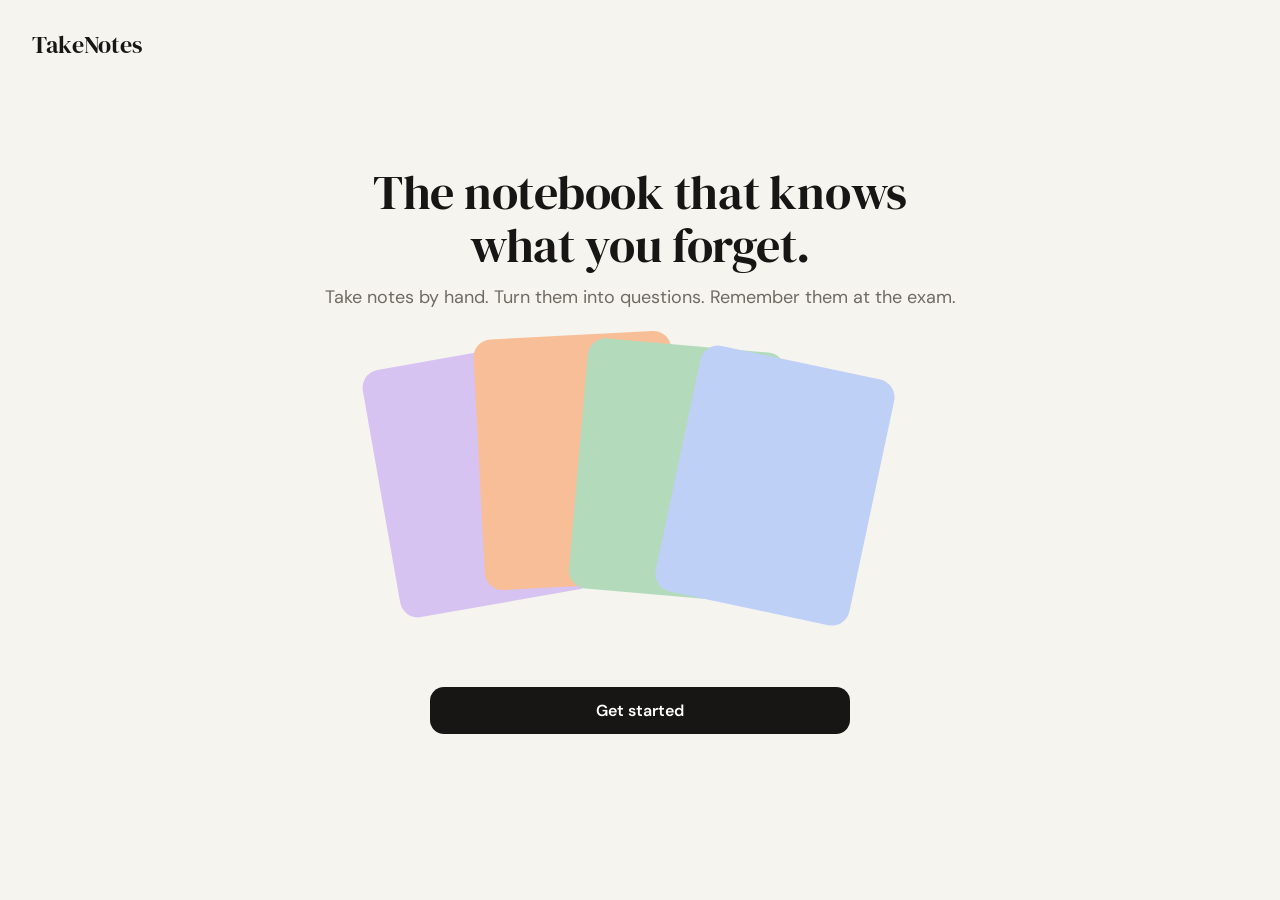
<file: index.html>
<!doctype html>
<html lang="en">
<head>
<meta charset="utf-8">
<meta name="viewport" content="width=device-width, initial-scale=1, maximum-scale=1, user-scalable=no, viewport-fit=cover">
<title>TakeNotes</title>
<meta name="description" content="The notebook that knows what you forget. Handwritten notes that turn into questions.">
<meta name="apple-mobile-web-app-capable" content="yes">
<meta name="mobile-web-app-capable" content="yes">
<meta name="apple-mobile-web-app-status-bar-style" content="default">
<meta name="apple-mobile-web-app-title" content="TakeNotes">
<meta name="theme-color" content="#F6F4EF">
<link rel="manifest" href="manifest.webmanifest">
<link rel="apple-touch-icon" href="icons/icon-180.png">
<link rel="icon" type="image/png" href="icons/icon-192.png">
<link rel="preconnect" href="https://fonts.googleapis.com">
<link rel="preconnect" href="https://fonts.gstatic.com" crossorigin>
<link href="https://fonts.googleapis.com/css2?family=Caveat:wght@500&family=DM+Sans:opsz,wght@9..40,400;9..40,500;9..40,600;9..40,700&family=DM+Serif+Display&display=swap" rel="stylesheet">
<link rel="stylesheet" href="app.css?v=2.0.1">
</head>
<body>
<div id="app"></div>
<noscript>TakeNotes needs JavaScript.</noscript>
<script src="app.js?v=2.0.1"></script>
</body>
</html>
</file>
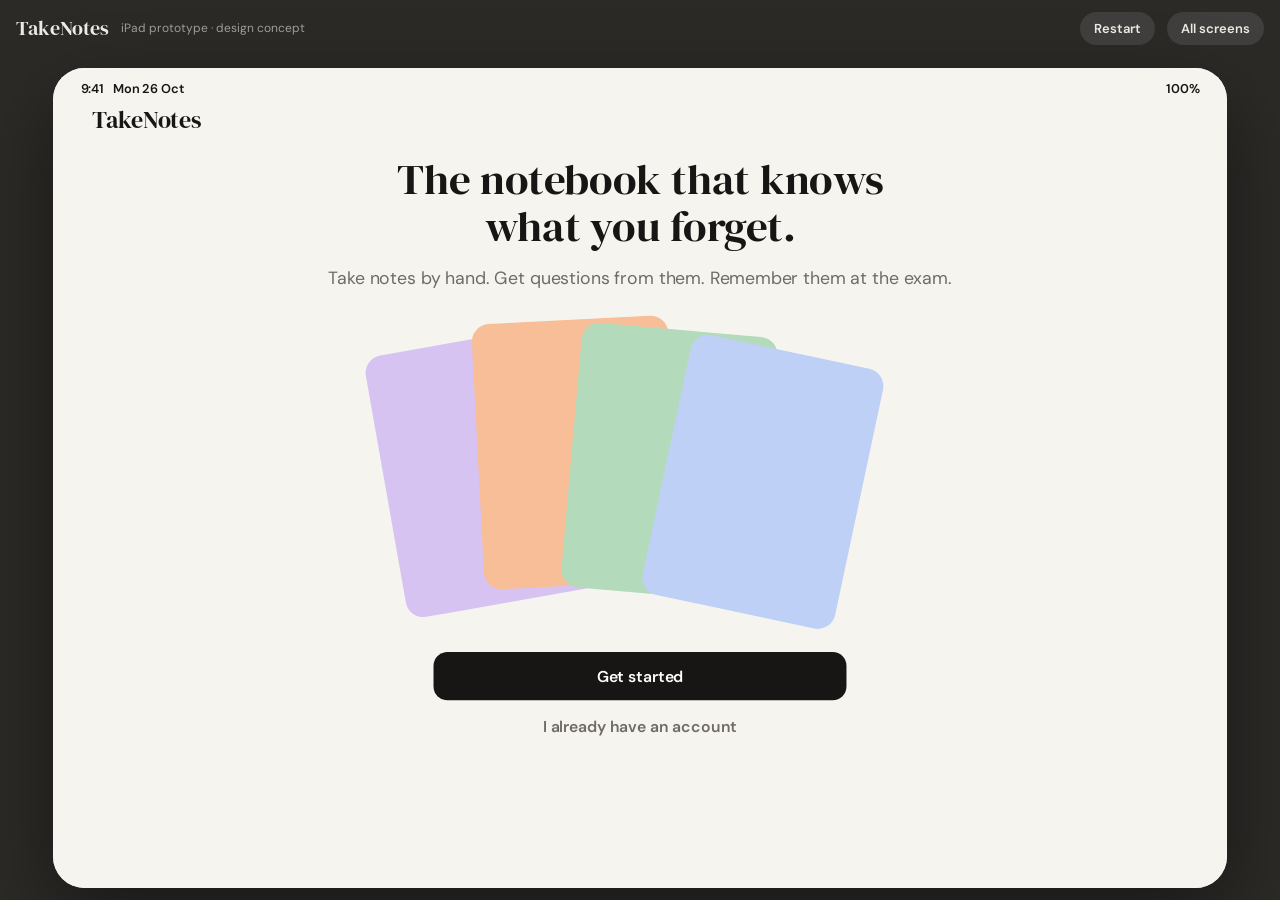
<file: demo/index.html>
<!doctype html>
<html lang="en">
<head>
<meta charset="utf-8">
<meta name="viewport" content="width=device-width, initial-scale=1">
<title>TakeNotes — prototype</title>
<meta name="description" content="Clickable iPad prototype of TakeNotes, a study notebook that quizzes you on what you wrote.">
<link rel="preconnect" href="https://fonts.googleapis.com">
<link rel="preconnect" href="https://fonts.gstatic.com" crossorigin>
<link href="https://fonts.googleapis.com/css2?family=Caveat:wght@400;700&family=DM+Sans:opsz,wght@9..40,400;9..40,500;9..40,600;9..40,700&family=DM+Serif+Display&display=swap" rel="stylesheet">
<style>
:root{
  --canvas:#F6F4EF; --surface:#FFFFFF; --muted:#EEEBE4; --ink:#171614; --text:#171614; --text2:#6F6B64; --on-dark:#FFFFFF;
  --blue:#BFD0F7; --orange:#F7BE98; --green:#B3DBBB; --purple:#D7C3F2; --yellow:#F0DF96; --grid:#E2E7EF;
  --wrong:#F3C9C2; --right:#C6E5CC;
  --serif:'DM Serif Display', Georgia, serif; --sans:'DM Sans', system-ui, sans-serif; --hand:'Caveat', cursive;
  --stage:#2B2A27;
}
*{box-sizing:border-box;margin:0;padding:0}
html,body{height:100%}
body{background:var(--stage);font-family:var(--sans);color:var(--text);-webkit-font-smoothing:antialiased;overflow:hidden}
button{font:inherit;color:inherit;border:0;background:none;cursor:pointer}
input{font:inherit;color:inherit}

/* stage chrome */
.chrome{position:fixed;top:0;left:0;right:0;height:56px;display:flex;align-items:center;gap:12px;padding:0 16px;color:#EDEAE3;z-index:50}
.chrome .brand{font-family:var(--serif);font-size:20px}
.chrome .tag{font-size:12px;opacity:.6}
.chrome .sp{flex:1}
.chrome button{background:rgba(255,255,255,.1);padding:8px 14px;border-radius:999px;font-size:13px;font-weight:600;color:#EDEAE3}
.chrome button:hover{background:rgba(255,255,255,.18)}
.menu{position:fixed;top:56px;right:16px;width:300px;max-height:calc(100vh - 72px);overflow:auto;background:#fff;border-radius:18px;padding:10px;z-index:60;display:none;box-shadow:0 20px 60px rgba(0,0,0,.35)}
.menu.open{display:block}
.menu h4{font-size:11px;letter-spacing:.06em;text-transform:uppercase;color:var(--text2);padding:10px 10px 4px}
.menu button{display:block;width:100%;text-align:left;padding:8px 10px;border-radius:10px;font-size:14px}
.menu button:hover{background:var(--canvas)}
.stage{position:fixed;inset:56px 0 0 0;display:flex;align-items:center;justify-content:center}
.device{width:1194px;height:834px;flex:none;border-radius:32px;overflow:hidden;position:relative;background:var(--canvas);transform-origin:center center;box-shadow:0 30px 80px rgba(0,0,0,.4)}

/* layout helpers */
.screen{position:absolute;inset:0;display:flex;flex-direction:column;background:var(--canvas)}
.status{display:flex;justify-content:space-between;padding:12px 28px 4px;font-size:13px;font-weight:600;flex:none;align-self:stretch}
.fullw{align-self:stretch}
.noanim *{animation:none!important}
.row{display:flex;align-items:center}
.col{display:flex;flex-direction:column}
.grow{flex:1;min-width:0}
.gap4{gap:4px}.gap6{gap:6px}.gap8{gap:8px}.gap10{gap:10px}.gap12{gap:12px}.gap14{gap:14px}.gap16{gap:16px}.gap20{gap:20px}.gap24{gap:24px}
.serif{font-family:var(--serif);font-weight:400;letter-spacing:-.005em;line-height:1.12}
.t34{font-size:34px}.t36{font-size:36px}.t30{font-size:30px}.t28{font-size:28px}.t44{font-size:44px}.t72{font-size:72px}
.sec{color:var(--text2)}
.s12{font-size:12px}.s13{font-size:13px}.s14{font-size:14px}.s15{font-size:15px}.s16{font-size:16px}.s17{font-size:17px}.s18{font-size:18px}.s20{font-size:20px}
.b5{font-weight:500}.b6{font-weight:600}.b7{font-weight:700}
.hand{font-family:var(--hand)}
.btn{display:inline-flex;align-items:center;justify-content:center;gap:8px;padding:14px 22px;border-radius:14px;font-weight:600;font-size:16px;white-space:nowrap;transition:transform .12s ease, opacity .12s}
.btn:active{transform:scale(.97)}
.btn.sm{padding:10px 16px;font-size:14px}
.btn.ink{background:var(--ink);color:var(--on-dark)}
.btn.muted{background:var(--muted)}
.btn.surface{background:var(--surface)}
.btn[disabled]{opacity:.4;pointer-events:none}
.card{background:var(--surface);border-radius:24px}
.pill{display:inline-flex;align-items:center;gap:6px;border-radius:999px;padding:5px 12px;font-size:13px;font-weight:600}
.seg{display:inline-flex;background:var(--muted);border-radius:999px;padding:3px;gap:2px}
.seg button{padding:7px 14px;border-radius:999px;font-size:14px;font-weight:500;color:var(--text2)}
.seg button.on{background:var(--surface);color:var(--text);font-weight:600}
.icon{width:22px;height:22px;flex:none}
.dot{width:12px;height:12px;border-radius:50%;flex:none}
.c-blue{background:var(--blue)}.c-orange{background:var(--orange)}.c-green{background:var(--green)}.c-purple{background:var(--purple)}.c-yellow{background:var(--yellow)}
.option{display:flex;align-items:center;gap:14px;padding:18px 22px;border-radius:18px;background:var(--surface);text-align:left;width:100%;font-size:18px;font-weight:600;transition:background .15s}
.option.on{background:var(--ink);color:var(--on-dark)}
.option .sub{font-size:14px;font-weight:400;color:var(--text2)}
.option.on .sub{color:#d8d5cf}
.check{width:26px;height:26px;border-radius:50%;background:var(--muted);display:flex;align-items:center;justify-content:center;flex:none}
.option.on .check{background:var(--surface)}
.progress{flex:1;height:8px;border-radius:4px;background:var(--muted);overflow:hidden}
.progress i{display:block;height:100%;background:var(--ink);border-radius:4px;transition:width .3s}
.scroll{overflow:auto}
.scroll::-webkit-scrollbar{width:0;height:0}

/* overlays */
.dim{position:absolute;inset:0;background:rgba(23,22,20,.32);display:flex;align-items:center;justify-content:center;z-index:30;animation:fade .18s ease}
.sheet{background:var(--surface);border-radius:32px;padding:28px 32px;width:560px;max-height:780px;overflow:auto;animation:rise .22s ease}
.bottom-sheet{position:absolute;left:0;right:0;bottom:0;background:var(--surface);border-radius:32px 32px 0 0;padding:28px 237px 32px;z-index:21;animation:up .22s ease}
@keyframes fade{from{opacity:0}}@keyframes rise{from{opacity:0;transform:translateY(12px)}}@keyframes up{from{transform:translateY(40px);opacity:0}}
.field{background:var(--canvas);border-radius:14px;padding:14px 16px;font-size:17px;font-weight:500;border:0;outline:none;width:100%}
.label{font-size:14px;font-weight:600;color:var(--text2)}

/* paper */
.paper{position:relative;background-color:var(--surface);border-radius:20px;overflow:hidden}
.paper.grid{background-image:linear-gradient(var(--grid) 1px,transparent 1px),linear-gradient(90deg,var(--grid) 1px,transparent 1px);background-size:28px 28px;background-position:-4px -4px}
.paper.lines{background-image:linear-gradient(var(--grid) 1px,transparent 1px);background-size:100% 36px;background-position:0 30px}
.paper.dots{background-image:radial-gradient(#C9CFD9 1.2px,transparent 1.4px);background-size:28px 28px}
.paper.blank{background-image:none}
.ink-line{position:absolute;font-family:var(--hand);font-size:30px;line-height:1.2;white-space:nowrap}
.hl{background:rgba(240,223,150,.75);border-radius:6px;padding:0 6px}
.q{position:absolute;right:20px;width:26px;height:26px;border-radius:8px;display:flex;align-items:center;justify-content:center;font-size:13px;font-weight:700;transition:all .15s}
.q.mine{background:var(--ink);color:#fff}
.q.sug{background:var(--muted);color:var(--text2)}
.q.off{background:transparent;color:transparent;outline:1.5px dashed #d7d2c8}
.cover{position:absolute;background:var(--yellow);border-radius:10px;display:flex;align-items:center;justify-content:center;font-size:14px;font-weight:600;color:var(--text2);cursor:pointer}
.tool{width:40px;height:40px;border-radius:50%;display:flex;align-items:center;justify-content:center}
.tool.on{background:var(--ink)}
.tool.on svg path{stroke:#fff}
.toast{position:absolute;left:50%;bottom:28px;transform:translateX(-50%);background:var(--ink);color:#fff;padding:12px 18px;border-radius:14px;font-size:14px;font-weight:600;z-index:40;animation:rise .2s ease}
.side-item{padding:11px 14px;border-radius:12px;font-size:16px;font-weight:500;color:var(--text2);text-align:left;width:100%}
.side-item.on{background:var(--surface);color:var(--text);font-weight:600}
.cover-nb{border-radius:18px;height:250px;position:relative;overflow:hidden;display:flex;align-items:flex-end;padding:0 10px 18px 22px;font-size:16px;font-weight:600;text-align:left;width:100%}
.cover-nb::before{content:"";position:absolute;left:0;top:0;bottom:0;width:12px;background:rgba(0,0,0,.06)}
.thumb{background-color:var(--surface);background-image:linear-gradient(var(--grid) 1px,transparent 1px),linear-gradient(90deg,var(--grid) 1px,transparent 1px);background-size:16px 16px;border-radius:14px;padding:10px 14px;font-family:var(--hand);overflow:hidden;text-align:left}
.toggle{width:52px;height:32px;border-radius:999px;background:var(--muted);padding:3px;display:flex;transition:background .15s}
.toggle i{width:26px;height:26px;border-radius:50%;background:#fff;transition:transform .15s}
.toggle.on{background:var(--ink)}.toggle.on i{transform:translateX(20px)}
.date-tile{width:52px;height:52px;border-radius:12px;display:flex;flex-direction:column;align-items:center;justify-content:center;flex:none}
.date-tile b{font-size:18px}.date-tile small{font-size:11px;font-weight:600}
.pad{background:var(--surface);border-radius:18px;height:120px;position:relative;display:flex;align-items:center;padding:0 28px}
.pad input{border:0;outline:none;background:transparent;font-family:var(--hand);font-size:48px;width:100%}
.pad::after{content:"";position:absolute;left:20px;right:20px;bottom:28px;height:1px;background:var(--muted)}
.gapbox{display:inline-block;width:120px;height:40px;background:var(--yellow);border-radius:10px;vertical-align:middle;margin-left:10px}
.strip{position:relative;padding:22px 28px;border-radius:18px;background-color:var(--surface);background-image:linear-gradient(var(--grid) 1px,transparent 1px),linear-gradient(90deg,var(--grid) 1px,transparent 1px);background-size:24px 24px;font-family:var(--hand);font-size:34px;line-height:1.4}
</style>
</head>
<body>
<div class="chrome">
  <span class="brand">TakeNotes</span><span class="tag">iPad prototype · design concept</span>
  <span class="sp"></span>
  <button id="restart">Restart</button>
  <button id="menuBtn">All screens</button>
</div>
<div class="menu" id="menu"></div>
<div class="stage"><div class="device" id="device"></div></div>

<script>
/* ---------- icons ---------- */
const I = (d, c='#171614', s=22) => `<svg class="icon" style="width:${s}px;height:${s}px" viewBox="0 0 24 24" fill="none"><path d="${d}" stroke="${c}" stroke-width="1.8" stroke-linecap="round" stroke-linejoin="round"/></svg>`;
const ic = {
  back:'M15 18l-6-6 6-6', next:'M9 6l6 6-6 6', close:'M6 6l12 12M18 6L6 18', check:'M5 12l5 5 9-10', plus:'M12 6v12M6 12h12',
  pen:'M4 20l4-1L19 8l-3-3L5 16l-1 4z', hl:'M14 5l5 5-7 7H7v-5l7-7zM5 21h8', eraser:'M8 20h12M5 15l8-8 5 5-7 7H9l-4-4z',
  lasso:'M12 5c4.4 0 8 2.2 8 5s-3.6 5-8 5-8-2.2-8-5 3.6-5 8-5zM8 14.5c-1 1.5-.5 3.5 1.5 4.5', search:'M11 18a7 7 0 1 0 0-14 7 7 0 0 0 0 14zM20 20l-4-4',
  camera:'M4 7h3l2-2h6l2 2h3v12H4zM12 17a4 4 0 1 0 0-8 4 4 0 0 0 0 8z', photo:'M4 5h16v14H4zM4 15l5-5 5 5 3-3 3 3', pdf:'M7 3h7l5 5v13H7zM14 3v5h5',
  cut:'M6 4l12 12M14 4h4v4M4 14v6h6', text:'M5 5h14M5 12h14M5 19h9', play:'M8 5v14l11-7z', down:'M6 9l6 6 6-6'
};
const graph = (w=300,h=160) => `<svg width="${w}" height="${h}" viewBox="0 0 300 160" fill="none"><path d="M20 140H290M150 150V10" stroke="#9A968F" stroke-width="1.5"/><path d="M60 20C100 150 200 150 240 20" stroke="#171614" stroke-width="2.5"/><path d="M175 140L275 40" stroke="#5E80D6" stroke-width="2"/><circle cx="215" cy="100" r="5" fill="#5E80D6"/></svg>`;

/* ---------- state ---------- */
const initial = () => ({
  screen:'welcome', overlay:null, toast:null,
  name:'Alex', study:'Economics', year:'3rd',
  obstacles:{fast:true, ready:true, time:false, regular:false, hard:false},
  daily:5, guest:false,
  notebooks:[
    {id:'math',name:'Mathematics',color:'blue',meta:'Exam in 9 days',pages:38},
    {id:'eng',name:'English',color:'orange',meta:'24 pages',pages:24},
    {id:'phys',name:'Physics',color:'green',meta:'16 pages',pages:16},
    {id:'hist',name:'History',color:'purple',meta:'9 pages',pages:9}],
  classes:[[0,'Mathematics',10,11.5,'Room 204'],[0,'English',12,13.5,'Room 12'],[0,'Physics',14.5,16,'Lab 3'],[1,'Physics',9,10.5,'Lab 3'],[1,'Mathematics',14,15.5,'Room 204'],[2,'English',10,11.5,'Room 12'],[2,'History',13,14.5,'Hall B'],[3,'Mathematics',10,11.5,'Room 204'],[3,'Physics',13,14.5,'Lab 3'],[4,'History',9,10.5,'Hall B']],
  paper:'grid', panel:null, tool:'pen', recording:false, collected:false,
  collect:{d1:true,d2:true,d3:true,d4:false},
  qmarks:{l1:'sug',l2:'mine',l3:'mine',l4:'mine',l5:'sug'},
  tm:{revealed:{}, recalled:0, seenIntro:false, asking:null},
  quiz:null, plans:{yearly:true, pick:'basic'},
  settings:{weekend:false, lock:false, daily:5}, notif:null, newNb:{name:'Statistics',color:'yellow',paper:'Grid'},
  addClass:{day:2}, emptyHome:false
});
let S = initial();
const set = (patch) => { Object.assign(S, patch); render(); };
const go = (screen, extra={}) => { S.overlay=null; set({screen, ...extra}); };
const toast = (t) => { S.toast=t; render(); clearTimeout(window.__t); window.__t=setTimeout(()=>{S.toast=null;render();},1800); };
const colorOf = n => ({Mathematics:'blue',English:'orange',Physics:'green',History:'purple',Statistics:'yellow'})[n]||'yellow';

/* ---------- shared pieces ---------- */
const status = (dark) => `<div class="status" style="${dark?'color:#fff':''}"><span>9:41&nbsp;&nbsp;&nbsp;Mon 26 Oct</span><span>100%</span></div>`;
const obTop = (frac, back) => `<div class="row gap20 fullw" style="padding:14px 28px 0"><button data-go="${back}">${I(ic.back)}</button><div class="progress"><i style="width:${frac*100}%"></i></div><button class="s16 b5 sec" data-go="signin">Skip</button></div>`;
const backBar = (label, to) => `<div class="row gap8" style="padding:10px 24px 0"><button class="row gap6" data-go="${to}">${I(ic.back)}<span class="s16 b5">${label}</span></button></div>`;

/* ---------- screens ---------- */
const screens = {};

screens.welcome = () => `
<div class="screen" style="align-items:center">${status()}
  <div style="position:absolute;left:40px;top:40px" class="serif" style="font-size:24px"><span class="serif" style="font-size:24px">TakeNotes</span></div>
  <div class="serif t44" style="text-align:center;margin-top:56px;line-height:1.1">The notebook that knows<br>what you forget.</div>
  <div class="s18 sec" style="margin-top:16px">Take notes by hand. Get questions from them. Remember them at the exam.</div>
  <div style="position:relative;width:520px;height:330px;margin-top:20px">
    ${['purple','orange','green','blue'].map((c,i)=>`<div class="c-${c}" style="position:absolute;width:200px;height:270px;border-radius:18px;left:${i*95}px;top:${[30,10,20,40][i]}px;transform:rotate(${[-10,-3,5,12][i]}deg)"></div>`).join('')}
  </div>
  <button class="btn ink" style="width:420px;margin-top:18px" data-go="ob-name">Get started</button>
  <button class="s16 b6 sec" style="margin-top:16px" data-go="signin">I already have an account</button>
</div>`;

const obScreen = (frac, back, step, title, sub, body, next, nextLabel='Continue') => `
<div class="screen" style="align-items:center">${status()}${obTop(frac, back)}
  <div class="col gap12" style="width:600px;margin-top:48px">
    <div class="s14 b6 sec">${step}</div>
    <div class="serif t36">${title}</div>
    ${sub?`<div class="s17 sec" style="line-height:1.4">${sub}</div>`:''}
    <div style="height:14px"></div>${body}
  </div>
  <div class="grow"></div>
  <button class="btn ink" style="width:600px;margin-bottom:40px" data-go="${next}">${nextLabel}</button>
</div>`;

screens['ob-name'] = () => obScreen(.17,'welcome','Step 1 of 6','What should we call you?','We’ll use it in reminders and greetings.',
  `<input class="field" style="background:var(--surface);font-size:22px;padding:20px 22px" value="${S.name}" data-input="name">`, 'ob-study');

screens['ob-study'] = () => obScreen(.33,'ob-name','Step 2 of 6','What do you study?','We’ll suggest notebooks for your subjects.',
  `<input class="field" style="background:var(--surface);font-size:20px;padding:18px 22px" value="${S.study}" data-input="study">
   <div class="label" style="margin-top:6px">Year</div>
   <div class="row gap8">${['1st','2nd','3rd','4th','Master’s'].map(y=>`<button class="pill" style="padding:9px 16px;font-size:15px;background:${S.year===y?'var(--ink)':'var(--surface)'};color:${S.year===y?'#fff':'inherit'}" data-set-year="${y}">${y}</button>`).join('')}</div>
   <div class="label" style="margin-top:6px">Notebooks to start with</div>
   <div class="row gap8" style="flex-wrap:wrap">${[['Microeconomics','blue',1],['Statistics','yellow',1],['Mathematics','green',1],['English','orange',0],['Accounting','purple',0]].map(([n,c,on])=>`<span class="pill c-${on?c:''}" style="padding:9px 14px;font-size:15px;${on?'':'background:var(--surface)'}">${I(on?ic.check:ic.plus,on?'#171614':'#6F6B64',14)}${n}</span>`).join('')}</div>`, 'ob-obstacles');

screens['ob-obstacles'] = () => obScreen(.5,'ob-study','Step 3 of 6','What usually gets in the way?','Choose all that apply — we’ll tune your daily questions.',
  `<div class="col gap10">${[['fast','I forget what I learned fast'],['ready','I don’t feel ready for exams'],['time','Not enough time'],['regular','Hard to study regularly'],['hard','Some topics are too hard']].map(([k,t])=>`<button class="option ${S.obstacles[k]?'on':''}" data-toggle-ob="${k}"><span class="grow">${t}</span><span class="check">${S.obstacles[k]?I(ic.check,'#171614',16):''}</span></button>`).join('')}</div>`, 'ob-daily');

screens['ob-daily'] = () => obScreen(.67,'ob-obstacles','Step 4 of 6','How many questions a day?','They come from your own notes. You can change this any time.',
  `<div class="col gap10">${[[3,'About 2 minutes','Light'],[5,'About 3 minutes','Regular'],[10,'About 6 minutes','Serious'],[15,'About 9 minutes','Intense']].map(([n,s,l])=>`<button class="option ${S.daily===n?'on':''}" data-daily="${n}"><span class="grow col"><span>${n} a day</span><span class="sub">${s}</span></span><span class="s14 b5" style="opacity:.7">${l}</span></button>`).join('')}
   <div class="option" style="cursor:default"><span class="grow col"><span class="sub">When</span><span>Afternoon · 16:30</span></span><span class="btn muted sm">Change</span></div></div>`, 'ob-notif');

screens['ob-notif'] = () => `
<div class="screen" style="align-items:center">${status()}${obTop(.83,'ob-daily')}
  <div class="col gap12" style="width:600px;margin-top:48px">
    <div class="s14 b6 sec">Step 5 of 6</div>
    <div class="serif t36">Let the questions come to you</div>
    <div class="s17 sec" style="line-height:1.4">One question a day on your lock screen — answer it right there, no need to open the app.</div>
    <div style="height:14px"></div>
    <div class="card col gap12" style="padding:18px 20px">
      <div class="row gap10"><span style="width:26px;height:26px;border-radius:8px;background:var(--ink);color:#fff;display:flex;align-items:center;justify-content:center" class="serif">T</span><span class="s12 b6 sec grow">TAKENOTES</span><span class="s12 sec">16:30</span></div>
      <div class="s14 b7">Statistics · from Lecture 2</div><div class="s17 b5">median — ?</div>
      <div class="row gap8">${['the middle value','the average','the most common'].map(a=>`<span class="grow" style="background:var(--canvas);border-radius:12px;padding:11px;text-align:center;font-size:14px;font-weight:600">${a}</span>`).join('')}</div>
    </div>
    <div class="s14 sec">You can hide the question text on the lock screen in Settings.</div>
  </div>
  <div class="grow"></div>
  <button class="btn ink" style="width:600px" data-go="ob-marks">Allow notifications</button>
  <button class="s16 b6 sec" style="margin:12px 0 32px" data-go="ob-marks">Not now</button>
</div>`;

screens['ob-marks'] = () => `
<div class="screen" style="align-items:center">${status()}${obTop(1,'ob-notif')}
  <div class="serif t36" style="margin-top:48px">We find the questions. You decide.</div>
  <div class="s17 sec" style="margin-top:10px">TakeNotes reads your notes and suggests questions — no AI, only what you wrote.</div>
  <div class="row gap16" style="padding:0 64px;margin-top:32px;width:100%">
    ${[['Underline to make sure','The whole line becomes a question',`<span class="hand" style="font-size:30px;border-bottom:2px solid #171614;box-shadow:0 5px 0 -3px #171614;padding-bottom:2px">slope of the tangent</span>`,'mine'],
       ['Circle the key part','It’s hidden — you fill the gap',`<span class="hand" style="font-size:32px;border:2px solid #171614;border-radius:50%;padding:2px 22px">f'(x) = 2x</span>`,'mine'],
       ['Write “term — definition”','We spot it and make a card',`<span class="hand" style="font-size:28px">median — the middle value</span>`,'sug']].map(([a,b,demo,k])=>`
      <div class="card grow col gap12" style="padding:16px">
        <div style="position:relative;background:var(--canvas);border-radius:16px;height:110px;display:flex;align-items:center;padding:0 18px">${demo}<span class="q ${k}" style="top:12px;right:12px">Q</span></div>
        <div style="padding:0 6px"><div class="s18 b7">${a}</div><div class="s14 sec">${b}</div></div>
      </div>`).join('')}
  </div>
  <div class="card row gap12" style="width:800px;padding:16px;margin-top:20px"><span class="q sug" style="position:static">Q</span><span class="s15 b5 sec">Light Q = our suggestion, dark Q = yours. Tap any Q to keep it or take it out. The same marks work for Test myself.</span></div>
  <div class="grow"></div>
  <button class="btn ink" style="width:600px;margin-bottom:40px" data-go="signin">Got it</button>
</div>`;

screens.signin = () => `
<div class="screen">${status()}
  <div class="row gap20 grow" style="padding:8px 20px 20px;align-items:stretch">
    <div class="grow c-blue" style="border-radius:28px;position:relative;overflow:hidden;padding:40px">
      <div class="serif" style="font-size:22px">TakeNotes</div>
      <div class="serif t34" style="margin-top:12px;line-height:1.15">The notebook that knows<br>what you forget.</div>
      ${['purple','orange','green'].map((c,i)=>`<div class="c-${c}" style="position:absolute;width:220px;height:290px;border-radius:18px;left:${150+i*40}px;top:${250+i*40}px;transform:rotate(${[-8,6,-3][i]}deg)"></div>`).join('')}
    </div>
    <div class="grow col gap12" style="justify-content:center;padding:0 64px">
      <div class="serif t30">Keep your notebooks safe</div>
      <div class="s17 sec">Sign in to sync between your devices.</div><div style="height:14px"></div>
      <button class="btn ink" data-signin>Continue with Apple</button>
      <button class="btn surface" data-signin>Continue with Google</button>
      <button class="btn surface" data-signin>Continue with Facebook</button>
      <button class="btn surface" data-signin>Continue with email</button>
      <button class="s16 b6 sec" style="margin-top:8px" data-guest>Continue as guest · up to 5 notebooks</button>
      <div class="s13 sec" style="text-align:center;margin-top:20px">By continuing you agree to the Terms and Privacy Policy.</div>
    </div>
  </div>
</div>`;

screens.week = () => {
  const L=70,T=60,colW=(1130-L-20)/5,hr=66; const days=['Mon 26','Tue 27','Wed 28','Thu 29','Fri 30'];
  const hh=v=>String(Math.floor(v)).padStart(2,'0')+':'+(v%1?'30':'00');
  return `<div class="screen">${status()}
  <div class="row gap12" style="padding:16px 32px 0;align-items:flex-end">
    <div class="grow"><div class="serif t34">Your week</div><div class="s16 sec" style="margin-top:4px">Add your classes once — they repeat every week, and the right notebook opens on time.</div></div>
    <button class="btn muted" data-overlay="addclass">Add class</button><button class="btn ink" data-go="home">Done</button>
  </div>
  <div class="grow" style="padding:20px 32px 28px"><div class="card" style="position:relative;height:100%;overflow:hidden">
    ${days.map((d,i)=>`<div style="position:absolute;left:${L+i*colW+(i?20:8)}px;top:18px" class="${i===0?'pill':'s14 b6 sec'}" ${i===0?'style="background:var(--ink);color:#fff;position:absolute;left:'+(L+8)+'px;top:18px"':''}>${d}</div>`).join('')}
    ${Array.from({length:9},(_,i)=>`<div class="s12 b5 sec" style="position:absolute;left:20px;top:${T+i*hr-8}px">${String(8+i).padStart(2,'0')}:00</div><div style="position:absolute;left:${L}px;right:20px;top:${T+i*hr}px;height:1px;background:var(--muted)"></div>`).join('')}
    ${S.classes.map(([d,n,s,e,room])=>`<button class="c-${colorOf(n)}" style="position:absolute;left:${L+d*colW+6}px;top:${T+(s-8)*hr+3}px;width:${colW-12}px;height:${(e-s)*hr-6}px;border-radius:14px;padding:10px 12px;text-align:left" data-open-nb="${n}"><div class="s15 b6">${n}</div><div class="s12 b5 sec">${hh(s)} – ${hh(e)} · ${room}</div></button>`).join('')}
    <div style="position:absolute;left:${L}px;width:${colW}px;top:${T+(11.1-8)*hr}px;height:2px;background:var(--ink)"></div><div style="position:absolute;left:${L-5}px;top:${T+(11.1-8)*hr-4}px;width:10px;height:10px;border-radius:50%;background:var(--ink)"></div>
  </div></div></div>`;
};

screens.home = () => {
  const nbs=S.emptyHome?[]:S.notebooks;
  return `<div class="screen">${status()}
  <div class="row grow" style="align-items:stretch;padding:0 20px 20px 0">
    <div class="col gap4" style="width:236px;padding:20px 12px 8px 20px">
      <div class="serif" style="font-size:24px">TakeNotes</div><div style="height:20px"></div>
      <button class="side-item on">Today</button><button class="side-item" data-go="week">Week</button><button class="side-item" data-go="search">Search</button><button class="side-item" data-go="settings">Settings</button>
      <div style="height:24px"></div><div class="s13 b6 sec" style="padding-left:14px">Notebooks</div><div style="height:6px"></div>
      ${nbs.map(n=>`<button class="row gap12 s16 b5" style="padding:9px 14px" data-open-nb="${n.name}"><span class="dot c-${n.color}"></span>${n.name}</button>`).join('')}
      <div class="grow"></div>
      <div class="row gap10" style="padding-left:14px"><span style="width:34px;height:34px;border-radius:50%;background:var(--muted)"></span><div><div class="s15 b6">${S.name}</div><div class="s13 sec">${S.study} · ${S.year} year</div></div></div>
    </div>
    ${nbs.length===0 ? `
    <div class="grow col" style="align-items:center;justify-content:center">
      <div style="position:relative;width:420px;height:200px">${[-8,0,8].map((r,i)=>`<div style="position:absolute;width:110px;height:150px;border-radius:16px;background:var(--muted);left:${90+i*80}px;top:${[30,20,30][i]}px;transform:rotate(${r}deg)"></div>`).join('')}<span style="position:absolute;left:186px;top:80px;width:48px;height:48px;border-radius:50%;background:var(--ink);display:flex;align-items:center;justify-content:center">${I(ic.plus,'#fff',20)}</span></div>
      <div class="serif t36" style="margin-top:24px">Start with your week</div>
      <div class="s17 sec" style="margin-top:8px;max-width:560px;text-align:center;line-height:1.4">Add your classes once. During each class, the right notebook opens on today’s page.</div>
      <div class="row gap12" style="margin-top:24px"><button class="btn muted" data-overlay="newnb">New notebook</button><button class="btn ink" data-go="week">Add my week</button></div>
    </div>` : `
    <div class="grow col gap24" style="padding:20px 20px 0">
      <div class="row gap12" style="align-items:flex-end"><div class="grow"><div class="s15 b5 sec">Monday, 26 October</div><div class="serif t34">Today</div></div><button class="btn ink" data-new-nb>New notebook</button></div>
      <div class="row gap16" style="align-items:stretch">
        <div class="grow col gap6 c-blue" style="border-radius:28px;padding:26px"><div class="s14 b6">Now · 10:00 – 11:30</div><div class="serif t30">Mathematics</div><div class="s15 sec">Lecture 7 · Room 204</div><div style="height:22px"></div><button class="btn ink" style="align-self:flex-start" data-go="editor">Open today’s page</button></div>
        <div class="grow col gap6 card" style="border-radius:28px;padding:26px"><div class="s14 b6 sec">Due today</div><div class="serif t30">8 questions</div><div class="s15 sec">3 Maths · 2 English · 3 Physics · about 4 min</div><div class="grow" style="min-height:22px"></div><button class="btn ink" style="align-self:flex-start" data-start-due>Start</button></div>
      </div>
      <div class="row"><div class="s20 b7 grow">Notebooks</div><span class="s15 b5 sec">See all</span></div>
      <div class="row gap16">${nbs.map(n=>`<div class="grow col gap10"><button class="cover-nb c-${n.color}" data-open-nb="${n.name}">${n.name}</button><div class="s14 sec">${n.meta}</div></div>`).join('')}</div>
    </div>
    <div class="card col" style="width:300px;border-radius:28px;padding:24px">
      <div class="s17 b7">Classes today</div><div style="height:10px"></div>
      ${[['10:00','Mathematics','Now'],['12:00','English',''],['14:30','Physics','']].map(([t,n,st])=>`<button class="row gap12" style="padding:12px 0" data-open-nb="${n}"><span class="s15 b5 sec">${t}</span><span style="width:4px;height:28px;border-radius:2px" class="c-${colorOf(n)}"></span><span class="grow s16 b6" style="text-align:left">${n}</span>${st?`<span class="pill" style="background:var(--ink);color:#fff;font-size:12px;padding:4px 10px">${st}</span>`:''}</button>`).join('')}
      <div style="height:28px"></div><div class="s17 b7">Exams</div><div style="height:12px"></div>
      ${[['Mathematics','4','Nov','in 9 days'],['Physics','12','Nov','in 17 days']].map(([n,d,m,i])=>`<button class="row gap14" style="background:var(--canvas);border-radius:18px;padding:12px;margin-bottom:10px;text-align:left" data-go="${n==='Mathematics'?'examplan':'home'}"><span class="date-tile c-${colorOf(n)}"><b>${d}</b><small>${m}</small></span><span class="grow"><div class="s16 b6">${n}</div><div class="s14 sec">${i}</div></span></button>`).join('')}
    </div>`}
  </div></div>`;
};

const thumb = (title, lines, h=130) => `<div class="thumb" style="height:${h}px"><div style="font-size:20px;font-weight:700">${title}</div>${lines.map(l=>`<div style="font-size:16px">${l}</div>`).join('')}</div>`;

screens.notebook = () => {
  const nb = S.currentNb || 'Mathematics';
  if (nb==='Statistics') return screens.notebookEmpty();
  return `<div class="screen">${status()}${backBar('Today','home')}
  <div class="col gap20 grow scroll" style="padding:14px 32px 24px">
    <div class="row gap16"><span class="c-${colorOf(nb)}" style="width:56px;height:56px;border-radius:16px"></span><div class="grow"><div class="serif t34">${nb}</div><div class="s15 sec">38 pages · Exam on 4 Nov, in 9 days</div></div>
      <button class="btn muted sm" data-go="examplan">Exam · 4 Nov →</button><button class="btn muted sm" data-go="editor">New page</button><button class="btn ink sm" data-overlay="quizchoice">Quiz</button></div>
    <div class="card row gap20" style="padding:20px"><div class="grow"><div class="s18 b7">You remember least</div><div class="s15 sec">6 questions you missed come from these pages.</div></div>
      ${[['Limits',['lim x→0']],['Derivatives',["f'(x)=2x"]],['Chain rule',["(f∘g)'"]]].map(([t,l])=>`<div style="width:96px">${thumb(t,l,84)}</div>`).join('')}<button class="btn ink sm" data-start-due>Review 6</button></div>
    ${[['This week',[['Lecture 7','Mon 26 Oct',["f(x)=x² → f'(x)=2x",'slope of tangent']],['Lecture 6','Thu 22 Oct',['Limits at infinity','lim 1/x = 0']],['Seminar 3','Tue 20 Oct',['Problems 4–9','check answers!']],['Lecture 5','Mon 19 Oct',['Continuity','no jumps, no holes']]]],['Earlier',[['Lecture 4','Thu 15 Oct',['Sequences','a(n) → L']],['Lecture 3','Mon 12 Oct',['Functions','domain / range']],['Seminar 2','Tue 13 Oct',['Problems 1–3','']],['Lecture 2','Thu 8 Oct',['Sets','A ∪ B']]]]].map(([h,items])=>`
      <div class="s18 b7">${h}</div><div class="row gap16">${items.map(([t,d,l])=>`<button class="grow col gap8" style="text-align:left" data-go="editor">${thumb(t,l)}<span class="row gap6"><span class="s14 b6">${t}</span><span class="s14 sec">${d}</span></span></button>`).join('')}</div>`).join('')}
  </div></div>`;
};
screens.notebookEmpty = () => `<div class="screen">${status()}${backBar('Today','home')}
  <div class="row gap16" style="padding:14px 32px 0"><span class="c-yellow" style="width:56px;height:56px;border-radius:16px"></span><div class="grow"><div class="serif t34">Statistics</div><div class="s15 sec">No pages yet · Wed 10:00 and Fri 12:00</div></div><button class="btn muted" disabled>Quiz</button><button class="btn ink" data-go="editor">New page</button></div>
  <div class="grow col" style="align-items:center;justify-content:center;gap:12px">
    <div class="thumb" style="width:200px;height:150px"></div>
    <div class="serif t28" style="margin-top:10px">Your first page is waiting</div>
    <div class="s16 sec" style="text-align:center;line-height:1.45">It opens by itself on Wednesday at 10:00 — or start now.<br>Quizzes unlock after your first page.</div>
    <button class="btn ink" style="margin-top:8px" data-go="editor">Start a page now</button><div style="height:60px"></div>
  </div></div>`;

screens.examplan = () => `<div class="screen">${status()}${backBar('Mathematics','notebook')}
  <div class="row gap20 grow" style="padding:12px 32px 28px;align-items:stretch">
    <div class="grow col gap12">
      <div class="row" style="align-items:flex-end"><div class="grow"><div class="serif t34">Exam plan</div><div class="s15 sec">Exam on Tue 4 Nov · 9 days left · about 10 min a day</div></div><button class="btn muted sm" data-toast="Pick a new date — the plan rebuilds itself">Change date</button></div>
      <div style="height:6px"></div>
      ${[['24','Sat','Limits · Lectures 1–3','12 questions','done'],['25','Sun','Sequences · Lecture 4','10 questions','done'],['26','Mon','Derivatives · Lectures 5–7','14 questions','today'],['27','Tue','Chain rule · Lecture 8','10 questions',''],['28','Wed','Mixed · everything so far','15 questions',''],['3','Tue','Weak spots only','about 12 questions','last']].map(([d,w,f,q,st])=>`
        <div class="row gap14 ${st==='today'?'c-blue':''}" style="${st==='today'?'':'background:var(--surface);'}border-radius:18px;padding:12px 14px">
          <span class="date-tile" style="background:${st==='today'?'var(--surface)':'var(--canvas)'};width:48px;height:48px"><b>${d}</b><small>${w}</small></span>
          <span class="grow"><div class="s16 b6">${f}</div><div class="s14 sec">${q}</div></span>
          ${st==='done'?`<span class="pill" style="background:var(--right)">${I(ic.check,'#171614',14)}Done</span>`:''}
          ${st==='today'?`<button class="btn ink sm" data-start-quiz>Start</button>`:''}
          ${st==='last'?`<span class="s13 b5 sec">Day before the exam</span>`:''}
        </div>`).join('')}
    </div>
    <div class="card col gap14" style="width:360px;padding:24px">
      <div><div class="s17 b7">How well you remember</div><div class="s14 sec">By topic, from your answers so far</div></div>
      ${[['Limits',.82],['Sequences',.7],['Derivatives',.45],['Chain rule',.15],['Continuity',.6]].map(([n,v])=>`<div class="col gap8"><div class="row"><span class="grow s15 b6">${n}</span><span class="s13 b5 sec">${v>=.7?'Strong':v>=.4?'Getting there':'Needs work'}</span></div><div class="progress" style="flex:none"><i style="width:${v*100}%;background:var(--blue)"></i></div></div>`).join('')}
      <div class="grow"></div>
      <div style="background:var(--canvas);border-radius:16px;padding:14px"><div class="s14 b5">Short sessions every day work better than one long night.</div><div class="s13 sec">The plan moves if you skip a day.</div></div>
    </div>
  </div></div>`;

screens.search = () => `<div class="screen">${status()}
  <div class="row gap12" style="padding:14px 32px 0"><div class="row gap10 grow card" style="border-radius:16px;padding:14px 16px">${I(ic.search,'#6F6B64',20)}<input style="border:0;outline:none;font-size:18px;font-weight:500;width:100%" value="derivative"></div><button class="s16 b5 sec" data-go="home">Cancel</button></div>
  <div class="row gap8" style="padding:14px 32px 0">${[['All',1],['Mathematics',0,'blue'],['Physics',0,'green'],['Materials',0]].map(([t,on,c])=>`<span class="pill" style="padding:8px 14px;font-size:14px;background:${on?'var(--ink)':'var(--surface)'};color:${on?'#fff':'inherit'}">${c?`<span class="dot c-${c}" style="width:10px;height:10px"></span>`:''}${t}</span>`).join('')}</div>
  <div class="col gap12" style="padding:20px 32px">
    <div class="s15 b6 sec">In your handwriting · 3</div>
    <div class="row gap16">${[['Lecture 7','Mathematics · Mon 26 Oct','<span class="hl">derivative</span> = slope of','the tangent line'],['Lecture 6','Mathematics · Thu 22 Oct','<span class="hl">derivative</span> of a sum',"(f+g)' = f'+g'"],['Lab 2','Physics · Tue 20 Oct','velocity is the','<span class="hl">derivative</span> of position']].map(([a,b,l1,l2])=>`<button class="grow col gap8" style="text-align:left" data-go="editor"><div class="thumb" style="height:130px;font-size:26px;line-height:1.4;padding:20px 16px">${l1}<br>${l2}</div><div class="s15 b6">${a}</div><div class="s13 sec">${b}</div></button>`).join('')}</div>
    <div style="height:8px"></div><div class="s15 b6 sec">In materials · 2</div>
    ${[['Slides · Lecture 7 · p. 14','2.3 The <b>derivative</b> of f at x is the slope of the tangent line…'],['Course book · p. 112','Chapter 3. Rules for the <b>derivative</b> of a product…']].map(([a,b])=>`<button class="card row gap14" style="border-radius:16px;padding:14px;text-align:left" data-go="editor" data-panel="materials"><span style="width:40px;height:48px;border-radius:10px;background:var(--muted);display:flex;align-items:center;justify-content:center;font-size:11px;font-weight:700;color:var(--text2)">PDF</span><span class="grow"><div class="s15 b6">${a}</div><div class="s14 sec">${b}</div></span></button>`).join('')}
  </div></div>`;

/* ----- editor ----- */
const editorLines = () => [
  ['Lecture 7 — Derivatives',48,30,40,'bold',null],
  ["f(x) = x²   →   f'(x) = 2x",52,118,32,'hl','l1'],
  ['derivative = slope of the tangent line',52,166,30,'','l2'],
  ['Rules:',52,470,30,'bold',null],
  ["(x^n)' = n · x^(n−1)",76,516,30,'','l3'],
  ["(c)' = 0",440,516,30,'','l4'],
  ["(f + g)' = f' + g'",76,564,30,'','l5']
];
screens.editor = () => {
  const panelOpen = S.panel==='materials' || S.panel==='collect';
  const tools = [['pen',ic.pen],['hl',ic.hl],['eraser',ic.eraser],['lasso',ic.lasso],['insert',ic.plus]];
  return `<div class="screen">${status()}
  <div class="row gap10" style="padding:10px 24px">
    <button class="row gap6" data-go="notebook">${I(ic.back)}<span class="s16 b5">Mathematics</span></button>
    <div class="grow col" style="align-items:center"><div class="s16 b6">Lecture 7</div><div class="s13 sec">Mon 26 Oct · ${S.paper} · ${Object.values(S.qmarks).filter(v=>v!=='off').length} questions</div></div>
    <button class="btn sm ${panelOpen?'ink':'muted'}" data-toggle-panel>Materials</button>
    <button class="btn sm muted" data-go="testmyself">Test myself</button>
    <button class="btn sm muted" data-overlay="quizchoice">Quiz</button>
  </div>
  <div class="row" style="padding:0 24px 12px;position:relative">
    <div class="row gap4" style="background:var(--surface);border-radius:999px;padding:6px 8px">
      ${tools.map(([k,d])=>`<button class="tool ${S.tool===k||(k==='insert'&&S.overlay==='insert')?'on':''}" data-tool="${k}">${I(d)}</button>`).join('')}
      <span style="width:1px;height:24px;background:var(--muted);margin:0 6px"></span>
      ${['#171614','#BFD0F7','#F3C9C2'].map(c=>`<span style="width:32px;height:32px;display:flex;align-items:center;justify-content:center"><span style="width:20px;height:20px;border-radius:50%;background:${c}"></span></span>`).join('')}
      <span style="width:1px;height:24px;background:var(--muted);margin:0 6px"></span>
      <div class="seg">${['Lines','Grid','Dots','Blank'].map(p=>`<button class="${S.paper===p.toLowerCase()?'on':''}" data-paper="${p.toLowerCase()}">${p}</button>`).join('')}</div>
      <span style="width:1px;height:24px;background:var(--muted);margin:0 6px"></span>
      <button class="pill" style="background:${S.recording?'var(--wrong)':'var(--muted)'};padding:8px 14px" data-rec>${S.recording?'● Recording':'Record'}</button>
    </div>
    ${S.overlay==='insert'?`<div class="card col gap4" style="position:absolute;left:196px;top:56px;width:300px;padding:10px;z-index:15;box-shadow:0 12px 32px rgba(0,0,0,.1)">
      ${[[ic.camera,'Take a photo','Board, handout, a friend’s notes'],[ic.photo,'Photo from library',''],[ic.pdf,'PDF or slides','Attach to this notebook'],[ic.cut,'Cut-out from materials','Opens the Materials panel'],[ic.text,'Text box','']].map(([d,a,b])=>`<button class="row gap12" style="padding:11px 12px;border-radius:14px;text-align:left" data-insert="${a}"><span style="width:36px;height:36px;border-radius:10px;background:var(--canvas);display:flex;align-items:center;justify-content:center">${I(d,'#171614',20)}</span><span><div class="s15 b6">${a}</div>${b?`<div class="s12 sec">${b}</div>`:''}</span></button>`).join('')}</div>`:''}
  </div>
  <div class="row gap16 grow" style="padding:0 24px 24px;align-items:stretch;min-height:0">
    <div class="paper ${S.paper} grow" id="paper">
      ${editorLines().map(([t,x,y,s,st,id])=>{const k=id&&S.qmarks[id];return `<div class="ink-line" style="left:${x}px;top:${y}px;font-size:${s}px;${st==='bold'?'font-weight:700':''}"><span class="${st==='hl'?'hl':''}" style="${k==='mine'&&id==='l2'?'border-bottom:2px solid #171614;box-shadow:0 5px 0 -3px #171614':''}">${t}</span></div>${id?`<button class="q ${k}" style="top:${y+6}px" data-q="${id}" title="Tap to change">Q</button>`:''}`}).join('')}
      <div class="card col gap8" style="position:absolute;left:52px;top:224px;padding:12px;border:2px solid var(--muted);border-radius:14px">${graph()}<span class="pill" style="background:var(--muted);color:var(--text2);font-size:12px;align-self:flex-start">Slides · p. 14</span></div>
      ${S.collected?`<div class="col gap6" style="position:absolute;left:390px;top:236px;width:330px;background:var(--canvas);border-radius:14px;padding:14px"><div class="s12 b6 sec">Added from Slides · Lecture 7</div>${['derivative — the slope of the tangent line','tangent line — touches the curve at one point','differentiable — has a derivative on an interval'].map(s=>`<div class="row gap8"><span class="q mine" style="position:static;width:20px;height:20px;font-size:10px;border-radius:6px">Q</span><span class="s13"><b>${s.split(' —')[0]}</b> —${s.split(' —')[1]}</span></div>`).join('')}</div>`:''}
      ${S.recording?`<div class="row gap14" style="position:absolute;left:50%;transform:translateX(-50%);bottom:18px;background:var(--ink);color:#fff;border-radius:999px;padding:8px 8px 8px 16px"><span class="dot" style="background:var(--wrong)"></span><span class="s15 b6">Recording · 32:14</span><span class="row" style="gap:5px">${[6,14,9,20,12,18,7,22,10,16,8,19].map(h=>`<i style="width:3px;height:${h}px;background:rgba(255,255,255,.7);border-radius:2px;display:block"></i>`).join('')}</span><button class="pill" style="background:#fff;color:#171614">Pause</button><button class="pill" style="background:#fff;color:#171614" data-rec>Stop</button></div>
        <div class="pill" style="position:absolute;left:52px;bottom:80px;background:var(--surface)"><span class="pill c-purple" style="padding:2px 8px;font-size:11px">Pro</span><span class="s13 b5 sec">Tap a time mark to hear what the lecturer said while you wrote that line.</span></div>`:''}
    </div>
    ${panelOpen?materialsPanel():''}
  </div></div>`;
};
const materialsPanel = () => S.panel==='collect' ? `
  <div class="card col gap12" style="width:372px;padding:18px">
    <div class="row gap8"><button data-panel-set="materials">${I(ic.back,'#6F6B64',20)}</button><span class="s18 b7 grow">Collect from pages</span></div>
    <div class="row" style="background:var(--canvas);border-radius:12px;padding:10px 12px"><span class="grow"><div class="s14 b6">Slides · Lecture 7 · pages 12–16</div><div class="s12 sec">Today’s lecture, from your week</div></span><span class="s13 b6 sec">Change</span></div>
    <div class="seg" style="display:flex"><button class="on grow">Definitions 4</button><button class="grow">Formulas 3</button><button class="grow">Figures 2</button></div>
    <div class="col gap8 grow scroll">${[['d1','derivative','the slope of the tangent line to the graph at a point','p. 12'],['d2','tangent line','a line that touches the curve at one point','p. 12'],['d3','differentiable','f has a derivative at every point of an interval','p. 14'],['d4','critical point',"a point where f'(x) = 0 or f' is undefined",'p. 16']].map(([k,t,d,p])=>`<button class="row gap10" style="background:var(--canvas);border-radius:14px;padding:11px 12px;text-align:left;align-items:flex-start;opacity:${S.collect[k]?1:.6}" data-collect="${k}"><span style="width:22px;height:22px;border-radius:7px;flex:none;display:flex;align-items:center;justify-content:center;background:${S.collect[k]?'var(--ink)':'var(--surface)'}">${S.collect[k]?I(ic.check,'#fff',14):''}</span><span><span class="s13"><b>${t}</b> — ${d}</span><div class="s12 b5 sec">Slides ${p}</div></span></button>`).join('')}</div>
    <div class="s12 sec">Found by bold terms and “X is …” patterns. Each one gets a Q.</div>
    <button class="btn ink" data-collect-add>Add ${Object.values(S.collect).filter(Boolean).length} to the page</button>
  </div>` : `
  <div class="card col gap14" style="width:372px;padding:18px">
    <div class="row gap8"><span class="s18 b7 grow">Materials</span><button data-toggle-panel>${I(ic.close,'#6F6B64')}</button></div>
    <div class="row gap8"><span class="pill" style="background:var(--ink);color:#fff">Slides · Lecture 7</span><span class="pill" style="background:var(--muted)">Course book</span><span class="pill" style="background:var(--muted);padding:5px 8px">${I(ic.plus,'#171614',16)}</span></div>
    <div class="grow" style="background:var(--canvas);border-radius:14px;position:relative;padding:20px">
      <div class="s17 b7">2.3  The derivative</div>
      <div class="s13 sec" style="margin-top:8px;line-height:1.4">The <b>derivative</b> of f at x is the slope of the tangent line to the graph of f at that point.</div>
      <div style="position:relative;margin-top:22px;border:2px dashed #171614;border-radius:12px;background:rgba(191,208,247,.16);padding:8px">${graph(290,155)}<button class="btn ink sm" style="position:absolute;right:10px;bottom:-14px" data-toast="Dropped on your page · keeps “Slides · p. 14”">Add to page</button></div>
      <div class="s13 sec" style="margin-top:28px;line-height:1.4">Example. For f(x) = x², f'(1) = 2.</div>
    </div>
    <button class="btn muted" data-panel-set="collect">Collect from these pages</button>
    <div class="row"><span>${I(ic.back,'#6F6B64')}</span><span class="grow s14 b5 sec" style="text-align:center">Page 14 of 40</span><span>${I(ic.next,'#6F6B64')}</span></div>
  </div>`;

/* ----- test myself ----- */
screens.testmyself = () => {
  const lines = editorLines(); const marked = lines.filter(l=>l[5]&&S.qmarks[l[5]]!=='off');
  const rev = S.tm.revealed; const done = Object.keys(rev).length;
  return `<div class="screen">${status()}
  <div class="row gap10" style="padding:10px 24px">
    <button class="row gap6" data-go="editor">${I(ic.back)}<span class="s16 b5">Mathematics</span></button>
    <div class="grow col" style="align-items:center"><div class="s16 b6">Test myself</div><div class="s13 sec">Recall first, then tap to check</div></div>
    <span class="s15 b5 sec">${S.tm.recalled} of ${marked.length} recalled</span><button class="btn ink sm" data-go="editor">Done</button>
  </div>
  <div class="grow" style="padding:6px 24px 24px"><div class="paper ${S.paper}" style="height:100%">
    ${lines.map(([t,x,y,s,st,id])=>{const isM=id&&S.qmarks[id]!=='off';if(isM&&!rev[id]){return `<button class="cover" style="left:${x-8}px;top:${y+3}px;width:${t.length*s*0.42+16}px;height:${s*1.15}px" data-reveal="${id}">Tap to reveal</button>`;}
      return `<div class="ink-line" style="left:${x}px;top:${y}px;font-size:${s}px;${st==='bold'?'font-weight:700':''}"><span class="${isM?'hl':''}">${t}</span>${isM&&rev[id]==='knew'?`<span class="pill" style="background:var(--right);font-family:var(--sans);margin-left:10px;vertical-align:middle">${I(ic.check,'#171614',14)}Knew it</span>`:''}${isM&&rev[id]==='not'?`<span class="pill" style="background:var(--muted);font-family:var(--sans);margin-left:10px;vertical-align:middle">Comes back soon</span>`:''}</div>`}).join('')}
    ${S.tm.asking?(()=>{const l=lines.find(x=>x[5]===S.tm.asking);return `<div class="card col gap12" style="position:absolute;left:${Math.min(l[1]+l[0].length*l[3]*.42+30,700)}px;top:${l[2]-20}px;padding:18px;border:1px solid var(--muted);border-radius:20px;z-index:5"><div class="s16 b7">Did you remember it?</div><div class="row gap8"><button class="btn muted sm" data-tm="not">Not yet</button><button class="btn ink sm" data-tm="knew">Knew it</button></div><div class="s13 sec">“Not yet” brings it back in a few days.</div></div>`})():''}
  </div></div>
  ${!S.tm.seenIntro?`<div class="dim"><div class="sheet col gap16" style="width:520px">
    <div class="row gap12">${[['Your Q line',`<span class="hl hand" style="font-size:22px">(c)' = 0</span>`],['Hidden',`<span style="display:block;width:96px;height:32px;border-radius:8px;background:var(--yellow)"></span>`],['Recalled?',`<span class="row gap6"><span class="pill" style="background:var(--muted);font-size:11px;padding:4px 8px">Not yet</span><span class="pill" style="background:var(--ink);color:#fff;font-size:11px;padding:4px 8px">Knew it</span></span>`]].map(([c,v])=>`<div class="grow col gap8" style="background:var(--canvas);border-radius:18px;padding:12px;align-items:center"><div style="height:44px;display:flex;align-items:center">${v}</div><div class="s13 b6 sec">${c}</div></div>`).join('')}</div>
    <div class="serif t30">Test myself</div>
    <div class="s16 sec" style="line-height:1.45">We hide the lines with a Q on this page. Try to recall them, then tap to check. Whatever you don’t remember comes back in a few days.</div>
    <div class="row"><button class="s15 b5 sec grow" style="text-align:left" data-tm-intro>Don’t show again</button><button class="btn ink" data-tm-intro>Start</button></div>
  </div></div>`:''}
  </div>`;
};

/* ----- quiz engine ----- */
const quizSets = {
  lesson: [
    {type:'fill', chip:'Fill the gap', src:'Mathematics · Lecture 7, page 1', title:'Finish the line from your notes', cue:"f(x) = x²   →   f'(x) =", answer:'2x'},
    {type:'next', chip:'Next step', src:'Mathematics · Seminar 3', title:'What comes next in the solution?', lines:["(x² + 3x)'","= (x²)' + (3x)'"], answer:'2x+3', show:'2x + 3'},
    {type:'term', chip:'Term → definition', src:'Mathematics · Lecture 7', term:'derivative', options:['the slope of the tangent line','the area under the curve','the limit of a sequence'], correct:0},
    {type:'list', chip:'Name them all', src:'Mathematics · Lecture 7', title:'The 3 derivative rules from today', items:["(x^n)' = n·x^(n−1)","(c)' = 0","(f+g)' = f' + g'"]},
    {type:'formula', chip:'Recall the formula', src:'cut-out from Slides, p. 16', title:'Derivative of a product', formula:"(f·g)' = f'g + fg'", note:'Product rule', from:'Slides · Lecture 7 · p. 16'}
  ],
  due: [
    {type:'term', chip:'Term → definition', src:'Mathematics · Lecture 7', why:'Due today', term:'derivative', options:['the slope of the tangent line','the area under the curve','the limit of a sequence'], correct:0, color:'blue'},
    {type:'term', chip:'Term → definition', src:'English · Lecture 4', why:'You missed this on Thursday', term:'take for granted', options:['to not value something because it’s always there','to receive something as a gift','to accept an offer quickly'], correct:0, color:'orange'},
    {type:'fill', chip:'Fill the gap', src:'Physics · Lab 2', why:'Due today', title:'Finish the line from your notes', cue:'velocity is the derivative of', answer:'position', color:'green'},
    {type:'term', chip:'Term → definition', src:'Physics · Lab 2', why:'Due today', term:'acceleration', options:['the rate of change of velocity','the distance travelled','the force on a body'], correct:0, color:'green'},
    {type:'list', chip:'Name them all', src:'English · Lecture 3', why:'You missed this on Monday', title:'The 3 conditionals from Lecture 3', items:['zero: if + present, present','first: if + present, will','second: if + past, would'], color:'orange'}
  ]
};
const startQuiz = (set='lesson') => { S.overlay=null; S.quiz={set, i:0, results:[], answer:'', pick:null, state:'ask', revealed:false}; go('quiz'); };
const norm = s => (s||'').toLowerCase().replace(/\s+/g,'').replace(/[′’]/g,"'");
screens.quiz = () => {
  const Q=S.quiz, items=quizSets[Q.set], q=items[Q.i], n=items.length;
  const top = `<div class="row gap20 fullw" style="padding:14px 32px 0"><button class="s16 b5 sec" data-go="${Q.set==='due'?'home':'notebook'}">End</button><div class="progress"><i style="width:${(Q.i+(Q.state==='ask'?0:1))/n*100}%"></i></div><span class="s16 b5 sec">${Q.i+1} of ${n}</span></div>`;
  const meta = `<div class="row gap10"><span class="pill ${q.color?'c-'+q.color:''}" style="${q.color?'':'background:var(--surface)'}">${q.chip}</span><span class="s14 b5 sec">${q.why?q.why+' · ':''}${q.src}</span></div>`;
  let body='', foot='';
  const wrong = Q.state==='wrong', right = Q.state==='right';
  if (q.type==='fill' || q.type==='next') {
    body = `<div class="serif t30">${q.title}</div>
      <div class="strip">${q.type==='next'?q.lines.map(l=>`<div>${l}</div>`).join('')+'<div>=<span class="gapbox" style="width:150px"></span></div>':`${q.cue}<span class="gapbox"></span>`}</div>
      <div class="col gap8"><div class="label">${wrong?'You wrote':right?'You wrote — matches your notes':'Write your answer'}</div><div class="pad" style="${wrong?'background:var(--wrong)':right?'background:var(--right)':''}"><input placeholder="Write with Pencil (type here)" value="${Q.answer}" data-answer ${Q.state!=='ask'?'disabled':''}></div></div>`;
    foot = Q.state==='ask' ? `<button class="btn muted grow" data-show>Show answer</button><button class="btn ink grow" data-check ${Q.answer?'':'disabled'}>Check</button>` : '';
  }
  if (q.type==='term') {
    body = `<div class="serif t44">${q.term}</div><div class="s16 sec">Pick the definition from your notes.</div>
      <div class="col gap10">${q.options.map((o,i)=>{let bg='var(--surface)',c='';if(Q.state==='ask'&&Q.pick===i){bg='var(--ink)';c='#fff';}if(Q.state!=='ask'){if(i===q.correct)bg='var(--right)';else if(i===Q.pick)bg='var(--wrong)';}return `<button class="option" style="background:${bg};color:${c}" data-pick="${i}" ${Q.state!=='ask'?'disabled':''}><span class="grow">${o}</span>${Q.state!=='ask'&&i===q.correct?'<span class="s14 b6 sec">Right answer</span>':''}${Q.state!=='ask'&&i===Q.pick&&i!==q.correct?'<span class="s14 b6 sec">Your answer</span>':''}</button>`}).join('')}</div>
      <div class="s13 b5 sec">The other options are definitions from this notebook.</div>`;
    foot = Q.state==='ask' ? `<button class="btn ink grow" data-check ${Q.pick===null?'disabled':''}>Check</button>` : '';
  }
  if (q.type==='list' || q.type==='formula') {
    const content = q.type==='list' ? `<div class="strip" style="display:flex;gap:40px;flex-wrap:wrap">${Q.revealed?q.items.map(x=>`<span>${x}</span>`).join(''):`<span style="display:block;width:100%;height:46px;background:var(--yellow);border-radius:10px"></span>`}</div>`
      : `<div class="card col gap10" style="padding:22px;align-items:center">${Q.revealed?`<div style="font-size:40px">${q.formula}</div><div class="s14 sec">${q.note}</div><span class="pill" style="background:var(--canvas);color:var(--text2);font-size:12px">${q.from}</span>`:`<span style="display:block;width:420px;height:60px;background:var(--yellow);border-radius:12px"></span><div class="s13 sec">Formula hidden</div>`}</div>`;
    body = `<div class="serif t30">${q.title}</div><div class="s16 sec">${q.type==='list'?'Say or write them first, then check.':'Write it or say it to yourself, then show the answer.'}</div>${content}${Q.revealed?'<div class="s16 b6">How did it go?</div>':''}`;
    foot = !Q.revealed ? `<button class="btn ink grow" data-reveal-ans>Show answer</button>` : Q.state==='ask' ? `<button class="btn muted grow" data-self="0">Not yet</button><button class="btn muted grow" data-self="0.5">${q.type==='list'?'Some of them':'Almost'}</button><button class="btn ink grow" data-self="1">${q.type==='list'?'Knew them all':'Knew it'}</button>` : '';
  }
  const fb = Q.state==='ask' ? '' : `
    <div class="bottom-sheet col gap14">
      <div><div class="serif" style="font-size:26px">${right?'Right':Q.state==='self'?'Noted':'Not quite'}</div><div class="s16 sec">${right?'Nice — this one moves further out.':Q.state==='self'?(Q.results[Q.results.length-1]>=1?'It will come back later.':'It will come back in a few days.'):`Right answer: ${q.show||q.answer||q.options?.[q.correct]}. It will come back in a few days.`}</div></div>
      ${wrong?`<div class="row gap16" style="background:var(--canvas);border-radius:20px;padding:12px"><div class="thumb" style="width:260px;height:96px;font-size:28px;display:flex;align-items:center"><span class="hl">${q.type==='term'?q.term+' — '+q.options[q.correct].split(' ').slice(0,3).join(' '):q.type==='next'?'= 2x + 3':"f(x) = x² → f'(x) = 2x"}</span></div><div class="grow"><div class="s16 b6">From your notes</div><div class="s14 sec">${q.src}</div></div><button class="btn muted sm" data-go="editor">Open page</button></div>`:''}
      <div class="row gap12">${wrong?'<button class="btn muted sm" data-overlay="report">This question is wrong</button>':''}<span class="grow"></span><button class="btn ink" data-nextq>${Q.i+1<n?'Continue':'See results'}</button></div>
    </div>`;
  return `<div class="screen" style="align-items:center">${status()}${top}
    <div class="col gap14" style="width:720px;margin-top:36px">${meta}${body}</div>
    <div class="grow"></div>
    ${foot?`<div class="row gap12" style="background:var(--surface);padding:22px 237px;width:100%">${foot}</div>`:''}
    ${fb}</div>`;
};
screens.results = () => {
  const Q=S.quiz, r=Q.results, score=r.filter(x=>x>=1).length;
  return `<div class="screen" style="align-items:center">${status()}
  <div class="col gap14" style="width:640px;margin-top:64px">
    <div class="s15 b5 sec">${Q.set==='due'?'Due today · 3 notebooks':'Mathematics · Today’s lesson'}</div>
    <div class="serif t72">${score} of ${r.length}</div>
    <div class="row gap8">${r.map(x=>`<span style="width:40px;height:8px;border-radius:4px;background:${x>=1?'var(--right)':x>0?'var(--yellow)':'var(--wrong)'}"></span>`).join('')}</div>
    <div style="height:18px"></div>
    ${score<r.length?`<div class="s18 b7">Worth another look</div>
    <div class="card row gap16" style="padding:14px;border-radius:20px"><div style="width:120px">${thumb('Lecture 7',["f(x)=x² → 2x"],84)}</div><div class="grow"><div class="s16 b6">Lecture 7 · page 1</div><div class="s14 sec">Derivatives — ${r.length-score} question${r.length-score>1?'s':''} to repeat</div></div><button class="btn muted sm" data-go="editor">Open</button></div>
    <div class="card row gap14" style="padding:14px;border-radius:20px"><span class="date-tile c-blue"><b>28</b><small>Oct</small></span><div class="grow"><div class="s16 b6">What you missed comes back on Wednesday</div><div class="s14 sec">It’ll be in your daily questions — nothing to plan.</div></div></div>`:`<div class="card" style="padding:20px;border-radius:20px"><div class="s16 b6">Everything remembered.</div><div class="s14 sec">These questions come back later, at a longer gap.</div></div>`}
  </div>
  <div class="grow"></div>
  <div class="row gap12" style="width:640px;margin-bottom:40px"><button class="btn muted grow" data-start-quiz>Quiz again</button><button class="btn ink grow" data-go="${Q.set==='due'?'home':'notebook'}">Done</button></div>
  </div>`;
};

screens.lock = () => `
<div class="screen" style="background:#3B465C;overflow:hidden">
  <div style="position:absolute;width:900px;height:900px;border-radius:50%;background:rgba(191,208,247,.45);filter:blur(120px);left:500px;top:-200px"></div>
  <div style="position:absolute;width:700px;height:700px;border-radius:50%;background:rgba(215,195,242,.4);filter:blur(120px);left:-200px;top:400px"></div>
  ${status(true)}
  <div style="position:relative;text-align:center;color:#fff;margin-top:40px"><div class="s20 b6">Monday, 26 October</div><div style="font-size:120px;font-weight:600;line-height:1">16:30</div></div>
  <div class="col gap14" style="position:relative;width:520px;margin:50px auto 0">
    ${S.notif===null?`<div class="card col gap14" style="border-radius:28px;padding:20px 22px">
      <div class="row gap10"><span style="width:28px;height:28px;border-radius:8px;background:var(--ink);color:#fff;display:flex;align-items:center;justify-content:center" class="serif">T</span><span class="s13 b6 sec grow">TAKENOTES</span><span class="s13 sec">now</span></div>
      <div><div class="s15 b7">Mathematics · from Lecture 7</div><div class="s18 b5">derivative — ?</div></div>
      <div class="col gap6">${['slope of the tangent','area under the curve','limit of a sequence'].map((a,i)=>`<button style="background:var(--canvas);border-radius:14px;padding:14px 16px;text-align:left;font-size:17px;font-weight:600" data-notif="${i}">${a}</button>`).join('')}</div>
      <div class="s13 sec">Answer here, or tap to open the app.</div></div>`
    :`<div class="card row gap12" style="border-radius:24px;padding:16px 20px"><span style="width:32px;height:32px;border-radius:50%;background:${S.notif===0?'var(--right)':'var(--wrong)'};display:flex;align-items:center;justify-content:center">${S.notif===0?I(ic.check,'#171614',16):I(ic.close,'#171614',16)}</span><span class="grow"><div class="s15 b7">${S.notif===0?'Right — slope of the tangent':'Not quite — it’s the slope of the tangent'}</div><div class="s13 sec">${S.notif===0?'Next question tomorrow at 16:30':'It comes back in a few days'}</div></span></div>
     <button class="s14 b6" style="color:#fff;opacity:.8" data-notif-reset>Show the question again</button>`}
  </div>
  <button class="s14 b6" style="position:absolute;bottom:28px;left:50%;transform:translateX(-50%);color:#fff;opacity:.75" data-go="home">Swipe up to open TakeNotes</button>
</div>`;

screens.plans = () => {
  const y=S.plans.yearly, pick=S.plans.pick;
  const plans=[['free','Free','$0','','Your current plan',['Unlimited notebooks','Test myself','Quizzes from your notes · 5 a month']],
    ['basic','Basic',y?'$9.99':'$1.49',y?'a year · about $0.83 a month':'a month','Daily questions and exam plans',['Unlimited quizzes from your notes','Daily questions that bring back what you forget','Exam plans']],
    ['pro','Pro · Lectures',y?'$12.99':'$2.99',y?'a year · or $2.99 a month':'a month','For lecture-heavy courses',['Everything in Basic','Record lectures, synced to your notes','Transcript + search what the lecturer said','Questions from what the lecturer said (AI)']]];
  return `<div class="screen" style="align-items:center">${status()}
  <div class="row fullw" style="padding:10px 28px 0;justify-content:flex-end"><button data-go="settings">${I(ic.close,'#6F6B64')}</button></div>
  <div class="serif t36" style="margin-top:4px">Study tools for under $1 a month</div>
  <div class="s17 sec" style="margin-top:8px">Works without AI. Your notes, your questions.</div>
  <div class="seg" style="margin-top:18px"><button class="${y?'on':''}" data-yearly="1">Yearly</button><button class="${!y?'on':''}" data-yearly="0">Monthly</button></div>
  <div class="row gap16" style="padding:22px 48px 0;width:100%;align-items:stretch;height:420px">
    ${plans.map(([k,n,p,per,tag,f])=>`<button class="grow col gap10 ${pick===k?'c-blue':''}" style="${pick===k?'':'background:var(--surface);'}border-radius:28px;padding:26px;text-align:left" data-plan="${k}">
      <div class="row" style="width:100%"><span class="s20 b7 grow">${n}</span>${pick===k?`<span class="check" style="background:var(--ink)">${I(ic.check,'#fff',14)}</span>`:''}</div>
      <div class="serif" style="font-size:40px">${p}</div><div class="s14 sec">${per||'&nbsp;'}</div><div style="height:4px"></div>
      ${f.map(x=>`<div class="row gap10" style="align-items:flex-start">${I(ic.check,'#171614',16)}<span class="s15 b5">${x}</span></div>`).join('')}
      <div class="grow"></div><div class="s13 b6 sec">${tag}</div></button>`).join('')}
  </div>
  <div class="grow"></div>
  <button class="btn ink" style="width:520px" data-toast="Thanks! (prototype — no real payment)">${pick==='free'?'Stay on Free':'Continue with '+(pick==='pro'?'Pro':'Basic')}</button>
  <div class="s13 sec" style="margin:10px 0 28px">Cancel any time in Settings. Prices depend on your country.</div>
  </div>`;
};

screens.settings = () => {
  const tg=(k)=>`<button class="toggle ${S.settings[k]?'on':''}" data-setting="${k}"><i></i></button>`;
  const group=(t,rows)=>`<div class="label">${t}</div><div class="card" style="border-radius:20px;padding:0 20px">${rows.map(([a,b,c],i)=>`<div class="row gap12" style="padding:15px 0;${i?'border-top:1px solid var(--muted)':''}"><div class="grow"><div class="s16 b6">${a}</div>${b?`<div class="s13 sec">${b}</div>`:''}</div>${c||''}</div>`).join('')}</div>`;
  return `<div class="screen">${status()}
  <div class="row gap20 grow" style="padding:12px 24px 24px;align-items:stretch;min-height:0">
    <div class="col gap4" style="width:280px"><div class="row gap8"><button data-go="home">${I(ic.back)}</button><span class="serif t34">Settings</span></div><div style="height:14px"></div>
      ${['Daily questions','Notebooks & paper','Language','Privacy','Plan','Account','Help'].map((t,i)=>`<button class="side-item ${i===0?'on':''}" ${t==='Plan'?'data-go="plans"':''}>${t}</button>`).join('')}</div>
    <div class="grow col gap10 scroll">
      ${group('Daily questions',[['Questions a day','About '+Math.round(S.settings.daily*0.6)+' minutes',`<div class="seg">${[3,5,10,15].map(v=>`<button class="${S.settings.daily===v?'on':''}" data-sdaily="${v}">${v}</button>`).join('')}</div>`],['Time','When classes usually end','<span class="s16 b6 sec">16:30</span>'],['Quiet on weekends','No questions on Sat and Sun',tg('weekend')]])}
      ${group('Quiz',[['Underline adds to the quiz','Turn off if you underline for emphasis — circles and “term — definition” still work',tg('underline')],['Suggested questions','Light Q on lines that look important',tg('suggest')]])}
      ${group('Privacy',[['Show question text on lock screen',S.settings.lock?'On — the question is visible':'Off — the notification says “1 question from Mathematics”',tg('lock')],['Preview the notification','',`<button class="btn muted sm" data-go="lock">Open</button>`]])}
      ${group('Language',[['App language','','<span class="s16 b6 sec">English</span>'],['Handwriting language','Set per notebook — this is the default','<span class="s16 b6 sec">Auto · English, Russian</span>']])}
      ${group('Account',[['Signed in with Apple','alex@icloud.com',''],['Delete account','Deletes your notebooks from our servers','<button class="s16 b6 sec" data-toast="Asks to confirm twice (prototype)">Delete</button>']])}
    </div>
  </div></div>`;
};

/* ---------- overlays ---------- */
const overlays = {};
overlays.quizchoice = () => `<div class="dim"><div class="sheet col gap12">
  <div class="row"><div class="grow"><div class="serif t28">Quiz on…</div><div class="s15 sec">Mathematics</div></div><button data-close>${I(ic.close,'#6F6B64')}</button></div><div style="height:6px"></div>
  ${[['Today’s lesson','Lecture 7 · Mon 26 Oct',1],['A day','Pick a date',0],['From – to','e.g. since the midterm',0],['A topic','A heading or a selection',0],['Whole notebook','38 pages',0]].map(([a,b,s],i)=>`<button class="row gap12 ${S.qc===i||(S.qc===undefined&&s)?'c-blue':''}" style="${S.qc===i||(S.qc===undefined&&s)?'':'background:var(--canvas);'}border-radius:18px;padding:15px 18px;text-align:left" data-qc="${i}"><span class="grow"><div class="s17 b6">${a}</div><div class="s14 sec">${b}</div></span><span class="check" style="width:24px;height:24px;background:${S.qc===i||(S.qc===undefined&&s)?'var(--ink)':'var(--surface)'}">${S.qc===i||(S.qc===undefined&&s)?I(ic.check,'#fff',14):''}</span></button>`).join('')}
  <div class="row" style="margin-top:6px"><span class="s16 b6 grow">Questions</span><div class="seg"><button class="on">5</button><button>10</button><button>15</button></div></div>
  <button class="btn ink" style="margin-top:8px" data-start-quiz>Start · about 3 min</button></div></div>`;
overlays.report = () => `<div class="dim" style="align-items:flex-end"><div class="bottom-sheet col gap14" style="position:relative;width:100%">
  <div class="serif t28">What’s wrong with this question?</div><div class="s15 sec">Your fix stays — the question won’t come back the same way.</div>
  ${['My handwriting was read wrong','The right answer is different','This isn’t worth a question','Delete this question'].map((a,i)=>`<button class="col gap10 ${S.rep===i?'c-blue':''}" style="${S.rep===i?'':'background:var(--canvas);'}border-radius:18px;padding:15px 18px;text-align:left" data-rep="${i}"><span class="s17 b6">${a}</span>${S.rep===i&&i===0?`<span class="s13 b6 sec">What it should say:</span><span class="row" style="background:var(--surface);border-radius:12px;padding:10px 14px"><span class="hand grow" style="font-size:24px">f(x) = x²  →  f'(x) = 2x</span><span class="s12 b5 sec">Recognised: “f(x) = x2 → f(x) = 2x”</span></span>`:''}</button>`).join('')}
  <div class="row gap12"><button class="btn muted grow" data-close>Cancel</button><button class="btn ink grow" data-rep-save>Save fix</button></div></div></div>`;
overlays.newnb = () => `<div class="dim"><div class="sheet col gap16" style="width:600px">
  <div class="row"><span class="serif t28 grow">New notebook</span><button data-close>${I(ic.close,'#6F6B64')}</button></div>
  <div class="col gap8"><span class="label">Name</span><input class="field" value="${S.newNb.name}" data-nbname></div>
  <div class="col gap8"><span class="label">Colour</span><div class="row gap12">${['blue','orange','green','purple','yellow'].map(c=>`<button style="padding:4px;border-radius:50%;${S.newNb.color===c?'outline:2px solid #171614':''}" data-nbcolor="${c}"><span class="c-${c}" style="display:block;width:32px;height:32px;border-radius:50%"></span></button>`).join('')}</div></div>
  <div class="col gap8"><span class="label">Paper</span><div class="seg" style="align-self:flex-start">${['Lines','Grid','Dots','Blank'].map(p=>`<button class="${S.newNb.paper===p?'on':''}" data-nbpaper="${p}">${p}</button>`).join('')}</div><span class="s13 sec">${S.newNb.paper==='Grid'?'Grid suggested for '+S.newNb.name+' — you can switch any time in the toolbar.':'You can switch any time in the toolbar.'}</span></div>
  <div class="col gap8"><span class="label">Classes from your week</span><div class="row" style="background:var(--canvas);border-radius:14px;padding:14px"><span class="grow"><div class="s16 b6">Wed 10:00 and Fri 12:00</div><div class="s13 sec">Opens on today’s page during these classes</div></span><button class="btn surface sm" data-overlay="addclass">Change</button></div></div>
  <div class="col gap8"><span class="label">Exam</span><div class="row gap10" style="background:var(--canvas);border-radius:14px;padding:14px">${I(ic.plus,'#6F6B64',18)}<span class="s16 b5 sec">Add exam date (optional)</span></div></div>
  <button class="btn ink" data-create-nb>Create notebook</button></div></div>`;
overlays.addclass = () => `<div class="dim"><div class="sheet col gap16">
  <div class="row"><span class="serif t28 grow">Add class</span><button data-close>${I(ic.close,'#6F6B64')}</button></div>
  <div class="col gap8"><span class="label">Notebook</span><div class="row gap10" style="background:var(--canvas);border-radius:14px;padding:14px 16px"><span class="dot c-yellow"></span><span class="grow s17 b5">Statistics</span>${I(ic.down,'#6F6B64',18)}</div></div>
  <div class="col gap8"><span class="label">Day</span><div class="row gap8">${['Mon','Tue','Wed','Thu','Fri'].map((d,i)=>`<button class="pill" style="padding:9px 14px;font-size:14px;background:${S.addClass.day===i?'var(--ink)':'var(--canvas)'};color:${S.addClass.day===i?'#fff':'inherit'}" data-acday="${i}">${d}</button>`).join('')}</div></div>
  <div class="col gap8"><span class="label">Time</span><div class="row gap10"><div class="grow" style="background:var(--canvas);border-radius:14px;padding:12px 16px"><div class="s12 b6 sec">Starts</div><div class="s18 b6">15:00</div></div><div class="grow" style="background:var(--canvas);border-radius:14px;padding:12px 16px"><div class="s12 b6 sec">Ends</div><div class="s18 b6">16:30</div></div></div></div>
  <div class="col gap8"><span class="label">Repeats</span><div class="seg" style="align-self:flex-start"><button class="on">Every week</button><button>Every 2 weeks</button></div><span class="s13 sec">Until the end of the term · skip single dates later</span></div>
  <button class="btn ink" data-add-class>Add to my week</button></div></div>`;
overlays.guest = () => `<div class="dim"><div class="sheet col gap14" style="width:520px">
  <div class="row gap8">${['blue','orange','green','purple','yellow'].map(c=>`<span class="c-${c}" style="width:56px;height:72px;border-radius:10px"></span>`).join('')}<span style="width:56px;height:72px;border-radius:10px;background:var(--muted);display:flex;align-items:center;justify-content:center">${I(ic.plus,'#6F6B64',18)}</span></div>
  <div class="serif t30">That’s 5 notebooks</div>
  <div class="s16 sec" style="line-height:1.45">Guests can keep up to 5. Sign in to add more — it’s free, and your notebooks stay safe if you lose your iPad.</div>
  <button class="btn ink" data-go="signin">Sign in to continue</button><button class="s15 b6 sec" data-close>Not now</button></div></div>`;

/* ---------- menu ---------- */
const menuGroups = [
  ['Onboarding',[['Welcome','welcome'],['Name','ob-name'],['What you study','ob-study'],['What gets in the way','ob-obstacles'],['Daily questions','ob-daily'],['Notifications','ob-notif'],['How questions are made','ob-marks'],['Sign in','signin']]],
  ['Set up',[['Your week','week'],['Add class','week:addclass'],['New notebook','home:newnb'],['Home · empty','home-empty'],['Guest limit','home:guest']]],
  ['Everyday',[['Home','home'],['Notebook','notebook'],['Notebook · empty','nb-empty'],['Exam plan','examplan'],['Search','search']]],
  ['Notes',[['Editor','editor'],['Editor · Materials','editor-mat'],['Materials · Collect','editor-col'],['Insert menu','editor-ins'],['Lecture recording · Pro','editor-rec'],['Test myself','testmyself']]],
  ['Quiz & review',[['Quiz · what to test','notebook:quizchoice'],['Quiz (5 question types)','quiz-lesson'],['Due today session','quiz-due'],['Lock-screen question','lock']]],
  ['Plans & settings',[['Plans','plans'],['Settings','settings']]]
];
function jump(k){
  const [scr,ov]=k.split(':'); S.overlay=null; S.panel=null; S.emptyHome=false;
  if(k==='home-empty'){S.emptyHome=true;return go('home');}
  if(k==='nb-empty'){S.currentNb='Statistics';return go('notebook');}
  if(k==='notebook'||scr==='notebook'){S.currentNb='Mathematics';}
  if(k==='editor-mat'){S.panel='materials';return go('editor');}
  if(k==='editor-col'){S.panel='collect';return go('editor');}
  if(k==='editor-ins'){go('editor');S.overlay='insert';return render();}
  if(k==='editor-rec'){S.recording=true;return go('editor');}
  if(k==='testmyself'){S.tm={revealed:{},recalled:0,seenIntro:false,asking:null};}
  if(k==='quiz-lesson')return startQuiz('lesson');
  if(k==='quiz-due')return startQuiz('due');
  if(k==='lock'){S.notif=null;}
  go(scr); if(ov){S.overlay=ov;render();}
}
document.getElementById('menu').innerHTML = menuGroups.map(([g,items])=>`<h4>${g}</h4>`+items.map(([t,k])=>`<button data-jump="${k}">${t}</button>`).join('')).join('');
document.getElementById('menuBtn').onclick=()=>document.getElementById('menu').classList.toggle('open');
document.getElementById('restart').onclick=()=>{S=initial();render();};

/* ---------- render ---------- */
const device=document.getElementById('device');
let lastKey='';
function render(){
  const fn = screens[S.screen] || screens.home;
  const key = S.screen+'|'+S.overlay+'|'+(S.quiz?S.quiz.i+S.quiz.state:'')+'|'+(S.tm&&S.tm.seenIntro);
  device.classList.toggle('noanim', key===lastKey); lastKey=key;
  device.innerHTML = fn() + (S.overlay && overlays[S.overlay] ? overlays[S.overlay]() : '') + (S.toast?`<div class="toast">${S.toast}</div>`:'');
}
function fit(){const s=Math.min((innerWidth-32)/1194,(innerHeight-56-24)/834,1);device.style.transform=`scale(${s})`;}
addEventListener('resize',fit);fit();

/* ---------- events ---------- */
device.addEventListener('input',e=>{
  const t=e.target;
  if(t.dataset.input){S[t.dataset.input]=t.value;}
  if(t.hasAttribute('data-answer')){S.quiz.answer=t.value;const b=device.querySelector('[data-check]');if(b)b.disabled=!t.value;}
  if(t.hasAttribute('data-nbname')){S.newNb.name=t.value;}
});
device.addEventListener('click',e=>{
  const el=e.target.closest('button,[data-q]'); if(!el) return; const d=el.dataset;
  if(d.go){ if(d.panel)S.panel=d.panel; return go(d.go); }
  if(d.overlay!==undefined){ if(d.overlay==='insert')return; S.overlay=d.overlay; S.rep=undefined; return render(); }
  if(d.close!==undefined){ S.overlay=null; return render(); }
  if(d.toast){ return toast(d.toast); }
  if(d.setYear){ S.year=d.setYear; return render(); }
  if(d.toggleOb){ S.obstacles[d.toggleOb]=!S.obstacles[d.toggleOb]; return render(); }
  if(d.daily){ S.daily=+d.daily; S.settings.daily=+d.daily; return render(); }
  if(d.signin!==undefined){ S.guest=false; toast('Signed in'); return go('week'); }
  if(d.guest!==undefined){ S.guest=true; return go('week'); }
  if(d.openNb){ S.currentNb=d.openNb; return go('notebook'); }
  if(d.newNb!==undefined){ S.overlay=(S.guest&&S.notebooks.length>=5)?'guest':'newnb'; return render(); }
  if(d.nbcolor){ S.newNb.color=d.nbcolor; return render(); }
  if(d.nbpaper){ S.newNb.paper=d.nbpaper; return render(); }
  if(d.createNb!==undefined){ if(!S.notebooks.find(n=>n.name===S.newNb.name)) S.notebooks.push({id:'n'+Date.now(),name:S.newNb.name,color:S.newNb.color,meta:'No pages yet',pages:0}); S.overlay=null; S.emptyHome=false; toast(S.newNb.name+' created'); return; }
  if(d.acday){ S.addClass.day=+d.acday; return render(); }
  if(d.addClass!==undefined){ S.classes.push([S.addClass.day,'Statistics',15,16.5,'Room 108']); S.overlay=null; if(S.screen!=='week')S.screen='week'; toast('Added — repeats every week'); return; }
  if(d.startDue!==undefined) return startQuiz('due');
  if(d.startQuiz!==undefined) return startQuiz(S.screen==='results'?S.quiz.set:'lesson');
  if(d.qc){ S.qc=+d.qc; return render(); }
  // editor
  if(d.paper){ S.paper=d.paper; return render(); }
  if(d.tool){ if(d.tool==='insert'){ S.overlay=S.overlay==='insert'?null:'insert'; } else { S.tool=d.tool; S.overlay=null; } return render(); }
  if(d.insert){ S.overlay=null; if(d.insert==='Cut-out from materials'||d.insert==='PDF or slides'){S.panel='materials';} else toast(d.insert+' (prototype)'); return render(); }
  if(d.togglePanel!==undefined){ S.panel=S.panel?null:'materials'; return render(); }
  if(d.panelSet){ S.panel=d.panelSet; return render(); }
  if(d.collect){ S.collect[d.collect]=!S.collect[d.collect]; return render(); }
  if(d.collectAdd!==undefined){ S.collected=true; S.panel='materials'; toast('Added to the page with Q'); return; }
  if(d.rec!==undefined){ S.recording=!S.recording; return render(); }
  if(d.q){ const order={sug:'mine',mine:'off',off:'sug'}; S.qmarks[d.q]=order[S.qmarks[d.q]]; return toast({mine:'In your quiz',off:'Taken out of the quiz',sug:'Back as a suggestion'}[S.qmarks[d.q]]); }
  // test myself
  if(d.tmIntro!==undefined){ S.tm.seenIntro=true; return render(); }
  if(d.reveal){ S.tm.asking=d.reveal; S.tm.revealed[d.reveal]='pending'; return render(); }
  if(d.tm){ S.tm.revealed[S.tm.asking]=d.tm; if(d.tm==='knew')S.tm.recalled++; S.tm.asking=null; return render(); }
  // quiz
  if(d.pick!==undefined && S.quiz){ S.quiz.pick=+d.pick; return render(); }
  if(d.check!==undefined){ const Q=S.quiz,q=quizSets[Q.set][Q.i]; let ok; if(q.type==='term')ok=Q.pick===q.correct; else ok=norm(Q.answer)===norm(q.answer); Q.state=ok?'right':'wrong'; Q.results.push(ok?1:0); return render(); }
  if(d.show!==undefined){ const Q=S.quiz; Q.state='wrong'; Q.answer=Q.answer||'—'; Q.results.push(0); return render(); }
  if(d.revealAns!==undefined){ S.quiz.revealed=true; return render(); }
  if(d.self!==undefined){ const Q=S.quiz; Q.results.push(+d.self); Q.state='self'; return render(); }
  if(d.nextq!==undefined){ const Q=S.quiz; if(Q.i+1<quizSets[Q.set].length){ Object.assign(Q,{i:Q.i+1,answer:'',pick:null,state:'ask',revealed:false}); return render(); } return go('results'); }
  if(d.rep!==undefined){ S.rep=+d.rep; return render(); }
  if(d.repSave!==undefined){ S.overlay=null; return toast('Saved — the question is fixed'); }
  // notification
  if(d.notif!==undefined){ S.notif=+d.notif; return render(); }
  if(d.notifReset!==undefined){ S.notif=null; return render(); }
  // plans & settings
  if(d.yearly!==undefined){ S.plans.yearly=d.yearly==='1'; return render(); }
  if(d.plan){ S.plans.pick=d.plan; return render(); }
  if(d.setting){ S.settings[d.setting]=!S.settings[d.setting]; return render(); }
  if(d.sdaily){ S.settings.daily=+d.sdaily; return render(); }
});
document.getElementById('menu').addEventListener('click',e=>{const b=e.target.closest('[data-jump]');if(!b)return;document.getElementById('menu').classList.remove('open');jump(b.dataset.jump);});
S.settings.underline=true; S.settings.suggest=true;
render();
</script>
</body>
</html>
</file>
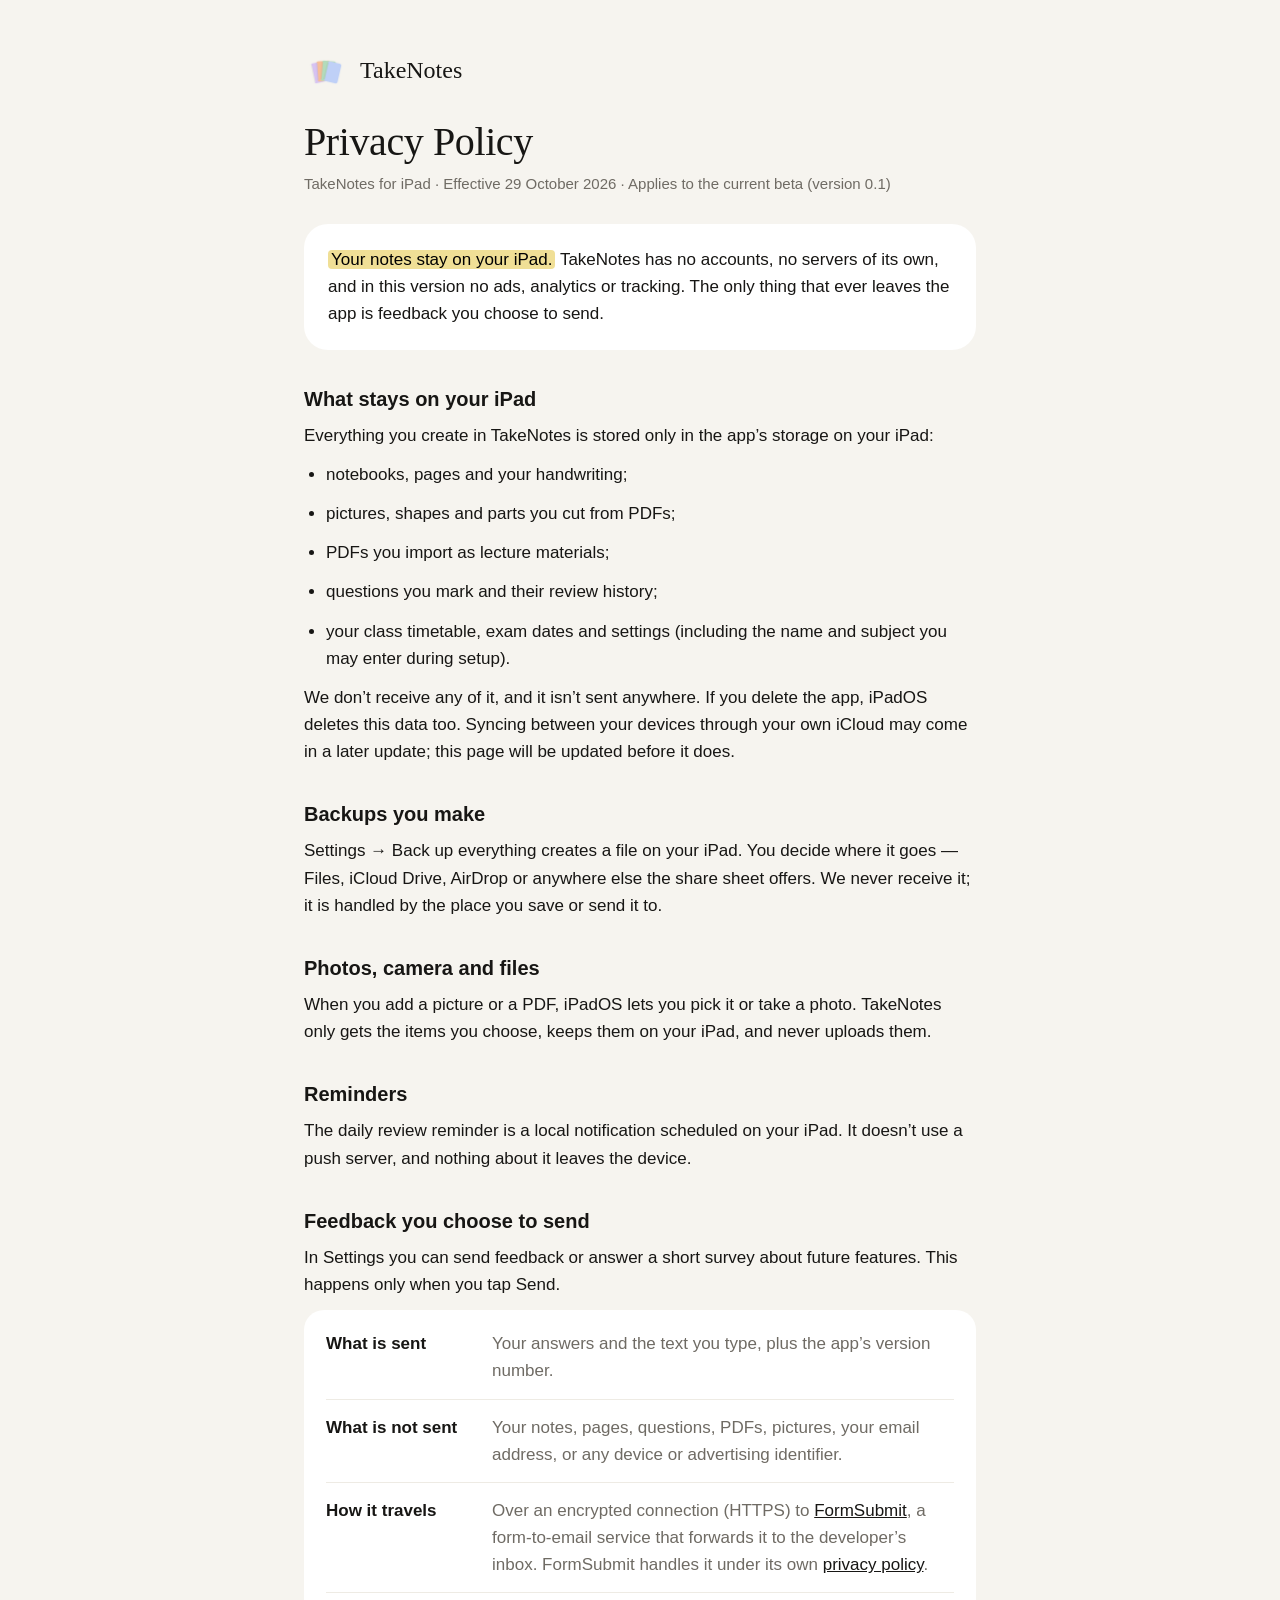
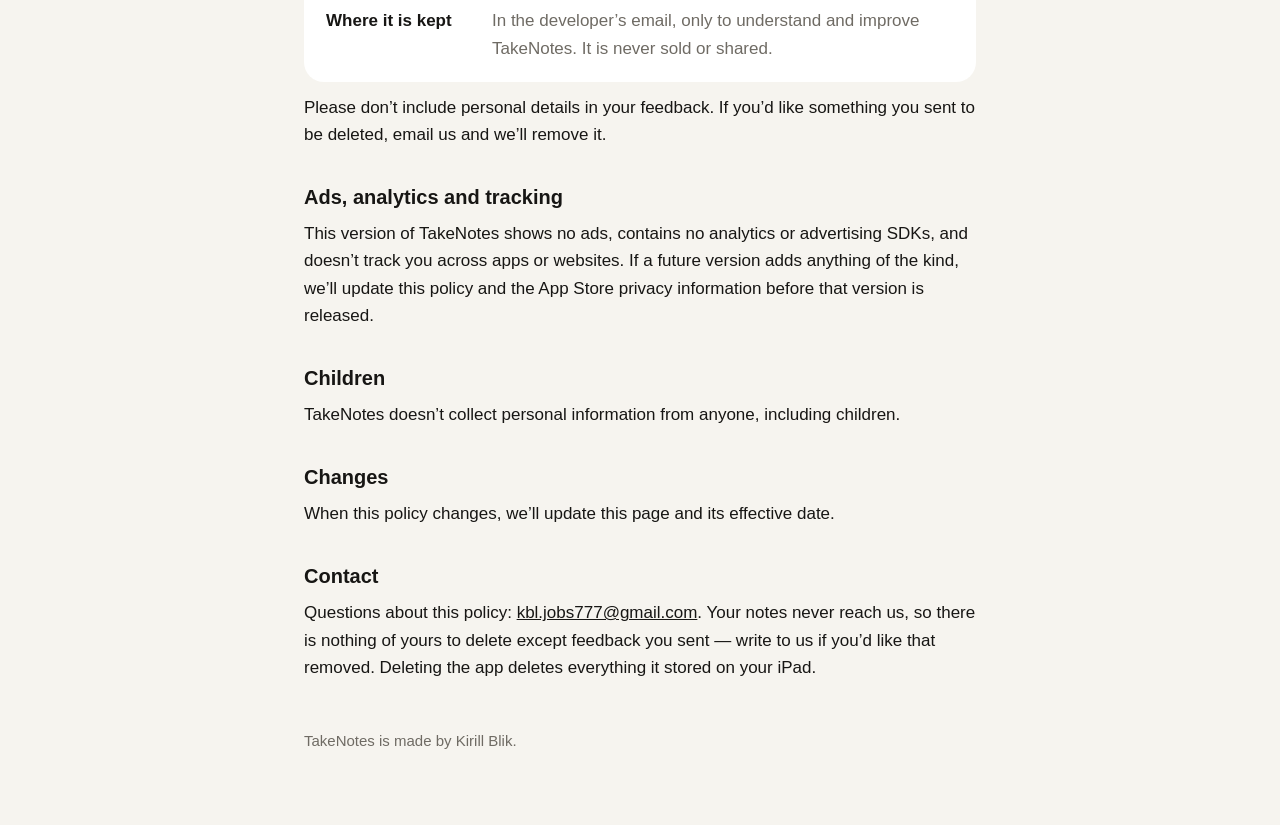
<file: privacy.html>
<!doctype html>
<html lang="en">
<head>
<meta charset="utf-8">
<meta name="viewport" content="width=device-width, initial-scale=1, viewport-fit=cover">
<title>TakeNotes · Privacy Policy</title>
<meta name="description" content="How the TakeNotes iPad app handles your data: your notes stay on your iPad.">
<meta name="theme-color" content="#F6F4EF">
<link rel="icon" type="image/png" href="icons/icon-192.png">
<style>
  :root{--canvas:#F6F4EF;--surface:#FFFFFF;--muted:#EEEBE4;--ink:#171614;--text2:#6F6B64;--accent:#F0DF96}
  *{box-sizing:border-box}
  html{-webkit-text-size-adjust:100%}
  body{margin:0;background:var(--canvas);color:var(--ink);font:17px/1.6 -apple-system,BlinkMacSystemFont,"Helvetica Neue",Arial,sans-serif;-webkit-font-smoothing:antialiased}
  main{max-width:720px;margin:0 auto;padding:48px 24px 72px}
  .brand{display:flex;align-items:center;gap:12px;margin-bottom:28px;color:var(--ink);text-decoration:none}
  .brand img{width:44px;height:44px;border-radius:11px}
  .brand span{font:400 24px/1 "New York",Georgia,"Times New Roman",serif}
  h1{font:400 40px/1.1 "New York",Georgia,"Times New Roman",serif;margin:0 0 8px;letter-spacing:-.01em}
  .meta{color:var(--text2);font-size:15px;margin:0 0 28px}
  .summary{background:var(--surface);border-radius:24px;padding:22px 24px;margin:0 0 36px}
  .summary p{margin:0}
  .summary mark{background:var(--accent);padding:0 3px;border-radius:4px}
  h2{font-size:20px;line-height:1.3;margin:36px 0 10px}
  p,li{margin:0 0 12px}
  ul{padding-left:22px;margin:0 0 12px}
  a{color:var(--ink)}
  .card{background:var(--surface);border-radius:20px;padding:6px 22px;margin:12px 0}
  .card dl{margin:0}
  .card div{display:grid;grid-template-columns:150px 1fr;gap:16px;padding:14px 0;border-top:1px solid var(--muted)}
  .card div:first-child{border-top:0}
  .card dt{font-weight:600}
  .card dd{margin:0;color:var(--text2)}
  footer{margin-top:48px;color:var(--text2);font-size:15px}
  @media (max-width:560px){h1{font-size:32px}.card div{grid-template-columns:1fr;gap:2px}}
</style>
</head>
<body>
<main>
  <a class="brand" href="./"><img src="icons/icon-180.png" alt=""><span>TakeNotes</span></a>

  <h1>Privacy Policy</h1>
  <p class="meta">TakeNotes for iPad · Effective 29 October 2026 · Applies to the current beta (version 0.1)</p>

  <div class="summary">
    <p><mark>Your notes stay on your iPad.</mark> TakeNotes has no accounts, no servers of its own, and in this version no ads, analytics or tracking. The only thing that ever leaves the app is feedback you choose to send.</p>
  </div>

  <h2>What stays on your iPad</h2>
  <p>Everything you create in TakeNotes is stored only in the app’s storage on your iPad:</p>
  <ul>
    <li>notebooks, pages and your handwriting;</li>
    <li>pictures, shapes and parts you cut from PDFs;</li>
    <li>PDFs you import as lecture materials;</li>
    <li>questions you mark and their review history;</li>
    <li>your class timetable, exam dates and settings (including the name and subject you may enter during setup).</li>
  </ul>
  <p>We don’t receive any of it, and it isn’t sent anywhere. If you delete the app, iPadOS deletes this data too. Syncing between your devices through your own iCloud may come in a later update; this page will be updated before it does.</p>

  <h2>Backups you make</h2>
  <p>Settings → Back up everything creates a file on your iPad. You decide where it goes — Files, iCloud Drive, AirDrop or anywhere else the share sheet offers. We never receive it; it is handled by the place you save or send it to.</p>

  <h2>Photos, camera and files</h2>
  <p>When you add a picture or a PDF, iPadOS lets you pick it or take a photo. TakeNotes only gets the items you choose, keeps them on your iPad, and never uploads them.</p>

  <h2>Reminders</h2>
  <p>The daily review reminder is a local notification scheduled on your iPad. It doesn’t use a push server, and nothing about it leaves the device.</p>

  <h2>Feedback you choose to send</h2>
  <p>In Settings you can send feedback or answer a short survey about future features. This happens only when you tap Send.</p>
  <div class="card"><dl>
    <div><dt>What is sent</dt><dd>Your answers and the text you type, plus the app’s version number.</dd></div>
    <div><dt>What is not sent</dt><dd>Your notes, pages, questions, PDFs, pictures, your email address, or any device or advertising identifier.</dd></div>
    <div><dt>How it travels</dt><dd>Over an encrypted connection (HTTPS) to <a href="https://formsubmit.co/" rel="noopener">FormSubmit</a>, a form-to-email service that forwards it to the developer’s inbox. FormSubmit handles it under its own <a href="https://formsubmit.co/privacy.pdf" rel="noopener">privacy policy</a>.</dd></div>
    <div><dt>Where it is kept</dt><dd>In the developer’s email, only to understand and improve TakeNotes. It is never sold or shared.</dd></div>
  </dl></div>
  <p>Please don’t include personal details in your feedback. If you’d like something you sent to be deleted, email us and we’ll remove it.</p>

  <h2>Ads, analytics and tracking</h2>
  <p>This version of TakeNotes shows no ads, contains no analytics or advertising SDKs, and doesn’t track you across apps or websites. If a future version adds anything of the kind, we’ll update this policy and the App Store privacy information before that version is released.</p>

  <h2>Children</h2>
  <p>TakeNotes doesn’t collect personal information from anyone, including children.</p>

  <h2>Changes</h2>
  <p>When this policy changes, we’ll update this page and its effective date.</p>

  <h2>Contact</h2>
  <p>Questions about this policy: <a href="mailto:kbl.jobs777@gmail.com">kbl.jobs777@gmail.com</a>. Your notes never reach us, so there is nothing of yours to delete except feedback you sent — write to us if you’d like that removed. Deleting the app deletes everything it stored on your iPad.</p>

  <footer>TakeNotes is made by Kirill Blik.</footer>
</main>
</body>
</html>
</file>
<file: app.css>
:root{
  --canvas:#F6F4EF; --surface:#FFFFFF; --muted:#EEEBE4; --ink:#171614; --text:#171614; --text2:#6F6B64;
  --blue:#BFD0F7; --orange:#F7BE98; --green:#B3DBBB; --purple:#D7C3F2; --yellow:#F0DF96; --grid:#E2E7EF;
  --wrong:#F3C9C2; --right:#C6E5CC;
  --serif:'DM Serif Display', Georgia, serif; --sans:'DM Sans', -apple-system, system-ui, sans-serif; --hand:'Caveat', cursive;
  --safe-t:env(safe-area-inset-top,0px); --safe-b:env(safe-area-inset-bottom,0px); --safe-l:env(safe-area-inset-left,0px); --safe-r:env(safe-area-inset-right,0px);
  --pad:clamp(16px,2.6vw,32px);
}
*{box-sizing:border-box;margin:0;padding:0;-webkit-tap-highlight-color:transparent}
html,body{height:100%;overscroll-behavior:none}
body{background:var(--canvas);color:var(--text);font-family:var(--sans);-webkit-font-smoothing:antialiased;overflow:hidden}
button,.ed,.week,.cover,.thumb{-webkit-user-select:none;user-select:none;-webkit-touch-callout:none}
input,select,textarea{font:inherit;color:inherit;-webkit-user-select:text;user-select:text}
button{font:inherit;color:inherit;border:0;background:none;cursor:pointer}
#app{position:fixed;inset:0;padding:var(--safe-t) var(--safe-r) var(--safe-b) var(--safe-l);display:flex;flex-direction:column}

/* type */
.serif{font-family:var(--serif);font-weight:400;letter-spacing:-.005em;line-height:1.12}
.h1{font-size:clamp(28px,3.2vw,36px)}.h2{font-size:clamp(24px,2.6vw,30px)}.h3{font-size:22px}
.sec{color:var(--text2)}
.s12{font-size:12px}.s13{font-size:13px}.s14{font-size:14px}.s15{font-size:15px}.s16{font-size:16px}.s17{font-size:17px}.s18{font-size:18px}.s20{font-size:20px}
.b5{font-weight:500}.b6{font-weight:600}.b7{font-weight:700}
.row{display:flex;align-items:center}.col{display:flex;flex-direction:column}.grow{flex:1;min-width:0}.wrap{flex-wrap:wrap}
.g4{gap:4px}.g6{gap:6px}.g8{gap:8px}.g10{gap:10px}.g12{gap:12px}.g14{gap:14px}.g16{gap:16px}.g20{gap:20px}.g24{gap:24px}
.scroll{overflow:auto;-webkit-overflow-scrolling:touch}.scroll::-webkit-scrollbar{display:none}

/* controls */
.btn{display:inline-flex;align-items:center;justify-content:center;gap:8px;padding:13px 20px;border-radius:14px;font-weight:600;font-size:16px;white-space:nowrap;transition:transform .12s,opacity .12s}
.btn:active{transform:scale(.97)}
.btn.sm{padding:9px 14px;font-size:14px;border-radius:12px}
.btn.ink{background:var(--ink);color:#fff}.btn.muted{background:var(--muted)}.btn.surface{background:var(--surface)}
.btn[disabled]{opacity:.35;pointer-events:none}
.icon-btn{width:40px;height:40px;border-radius:50%;display:inline-flex;align-items:center;justify-content:center;flex:none}
.icon-btn.on{background:var(--ink)}.icon-btn.on svg path,.icon-btn.on svg rect{stroke:#fff}
.card{background:var(--surface);border-radius:24px}
.pill{display:inline-flex;align-items:center;gap:6px;border-radius:999px;padding:6px 12px;font-size:13px;font-weight:600;white-space:nowrap}
.seg{display:inline-flex;background:var(--muted);border-radius:999px;padding:3px;gap:2px}
.seg button{padding:7px 13px;border-radius:999px;font-size:14px;font-weight:500;color:var(--text2)}
.seg button.on{background:var(--surface);color:var(--text);font-weight:600}
.field{width:100%;background:var(--surface);border:0;outline:none;border-radius:16px;padding:16px 18px;font-size:19px;font-weight:500}
.sheet .field{background:var(--canvas);font-size:17px;padding:14px 16px;border-radius:14px}
.label{font-size:14px;font-weight:600;color:var(--text2)}
.option{display:flex;align-items:center;gap:14px;padding:17px 20px;border-radius:18px;background:var(--surface);text-align:left;width:100%;font-size:18px;font-weight:600}
.option.on{background:var(--ink);color:#fff}
.option .sub{display:block;font-size:14px;font-weight:400;color:var(--text2)}
.option.on .sub{color:#d8d5cf}
.dot{width:12px;height:12px;border-radius:50%;flex:none}
.c-pink{background:#F5C6DA}.c-teal{background:#A8DDD6}.c-coral{background:#F3B2AB}.c-lime{background:#D3E5A4}.c-sky{background:#A7D3F2}.c-sand{background:#E6D3B3}.c-grey{background:#D9D6CF}
.swatch{width:40px;height:40px;border-radius:50%;padding:3px;display:inline-flex}.swatch span{display:block;width:100%;height:100%;border-radius:50%}.swatch.on{box-shadow:0 0 0 2px var(--ink)}
.sheet-foot{position:sticky;bottom:-26px;background:var(--surface);padding:12px 0 26px;margin-bottom:-26px;z-index:2}
.c-blue{background:var(--blue)}.c-orange{background:var(--orange)}.c-green{background:var(--green)}.c-purple{background:var(--purple)}.c-yellow{background:var(--yellow)}
.progress{flex:1;height:8px;border-radius:4px;background:var(--muted);overflow:hidden}.progress i{display:block;height:100%;background:var(--ink);transition:width .3s}
.toggle{width:52px;height:32px;border-radius:999px;background:var(--muted);padding:3px;display:flex;flex:none;transition:background .15s}
.toggle i{width:26px;height:26px;border-radius:50%;background:#fff;transition:transform .15s;box-shadow:0 1px 2px rgba(0,0,0,.15)}
.toggle.on{background:var(--ink)}.toggle.on i{transform:translateX(20px)}
.date-tile{width:52px;height:52px;border-radius:12px;display:flex;flex-direction:column;align-items:center;justify-content:center;flex:none}
.date-tile b{font-size:18px;line-height:1}.date-tile small{font-size:11px;font-weight:600}

/* overlays */
.dim{position:fixed;inset:0;background:rgba(23,22,20,.32);display:flex;align-items:center;justify-content:center;z-index:50;padding:20px;animation:fade .18s}
.sheet{background:var(--surface);border-radius:28px;padding:26px 28px;width:min(560px,100%);max-height:calc(100% - 20px);overflow:auto;animation:rise .2s}
.toast{position:fixed;left:50%;bottom:calc(24px + var(--safe-b));transform:translateX(-50%);background:var(--ink);color:#fff;padding:12px 18px;border-radius:14px;font-size:14px;font-weight:600;z-index:80;animation:rise .2s;max-width:90vw;text-align:center}
@keyframes fade{from{opacity:0}}@keyframes rise{from{opacity:0;transform:translate(-50%,10px)}}
.sheet{animation-name:sheetrise}@keyframes sheetrise{from{opacity:0;transform:translateY(10px)}}

/* onboarding */
.ob{flex:1;display:flex;flex-direction:column;align-items:center;padding:var(--pad);overflow:auto}
.ob-top{display:flex;align-items:center;gap:20px;width:100%}
.ob-body{width:min(600px,100%);margin-top:clamp(24px,6vh,56px);display:flex;flex-direction:column;gap:12px}
.ob-foot{width:min(600px,100%);margin-top:auto;padding-top:24px}
.ob-foot .btn{width:100%}
.stack{position:relative;width:min(520px,90vw);height:clamp(220px,34vh,330px);margin:20px auto 0}
.stack i{position:absolute;width:38%;height:82%;border-radius:18px}

/* home */
.home{flex:1;display:grid;grid-template-columns:220px 1fr 300px;gap:20px;padding:0 20px 20px 0;min-height:0}
.side{display:flex;flex-direction:column;gap:4px;padding:20px 8px 8px 20px;overflow:auto}
.side-item{padding:11px 14px;border-radius:12px;font-size:16px;font-weight:500;color:var(--text2);text-align:left;width:100%;display:flex;align-items:center;gap:12px}
.side-item.on{background:var(--surface);color:var(--text);font-weight:600}
.main{display:flex;flex-direction:column;gap:22px;padding-top:20px;min-width:0;overflow:auto}
.main::-webkit-scrollbar{display:none}
.right{border-radius:28px;padding:22px;overflow:auto;margin-top:20px}
.hero{display:grid;grid-template-columns:1fr 1fr;gap:16px}
.hero>div{border-radius:28px;padding:24px;display:flex;flex-direction:column;gap:6px}
.nb-grid{display:grid;grid-template-columns:repeat(auto-fill,minmax(150px,1fr));gap:16px}
.cover{border-radius:18px;aspect-ratio:3/4.4;position:relative;overflow:hidden;display:flex;align-items:flex-end;padding:0 10px 16px 22px;font-size:16px;font-weight:600;text-align:left;width:100%}
.cover::before{content:"";position:absolute;left:0;top:0;bottom:0;width:12px;background:rgba(0,0,0,.06)}
.cover.add{background:transparent;border:2px dashed #D9D4CA;justify-content:center;align-items:center;padding:0;color:var(--text2)}
.cover.add::before{display:none}
.topnav{display:none}
@media (max-width:1100px){
  .home{display:flex;flex-direction:column;padding:0 var(--pad) var(--pad);overflow:auto;gap:0}
  .side{display:none}.topnav{display:flex}
  .main{overflow:visible;flex:none}
  .right{margin-top:22px;overflow:visible;flex:none}
}
@media (max-width:700px){.hero{grid-template-columns:1fr}}

/* week */
.week-wrap{flex:1;padding:16px var(--pad) var(--pad);min-height:0;display:flex}
.week{position:relative;flex:1;border-radius:24px;background:var(--surface);overflow:hidden}
.week .cls{position:absolute;border-radius:12px;padding:8px 10px;text-align:left;overflow:hidden}

/* notebook */
.pages{display:grid;grid-template-columns:repeat(auto-fill,minmax(170px,1fr));gap:18px}
.thumb{background:#fff;border-radius:14px;aspect-ratio:1/1.414;overflow:hidden;position:relative;width:100%}
.thumb canvas{width:100%;height:100%;display:block}

/* editor */
.ed{flex:1;display:flex;flex-direction:column;min-height:0}
.ed-top{display:flex;align-items:center;gap:10px;padding:10px var(--pad) 6px}
.ed-tools{display:flex;align-items:center;gap:8px;padding:0 var(--pad) 10px;flex-wrap:wrap;position:relative;z-index:10}
.paper-btn{height:48px;padding:0 10px 0 16px;gap:4px;font-size:15px;font-weight:600}
.pop-wrap{position:relative}
.pop{position:absolute;top:calc(100% + 6px);left:0;background:#fff;border-radius:16px;box-shadow:0 10px 30px rgba(0,0,0,.14);padding:6px;display:flex;flex-direction:column;min-width:150px;z-index:20}
.pop button{padding:11px 14px;text-align:left;border-radius:10px;font-size:15px;font-weight:500}
.pop button.on{background:var(--muted);font-weight:600}
.dim.still,.dim.still .sheet{animation:none}
.chips{display:flex;flex-wrap:wrap;gap:8px}
.chip{padding:9px 14px;border-radius:999px;background:var(--canvas);font-size:15px;font-weight:500;display:inline-flex;align-items:center;gap:8px}
.chip.on{background:var(--ink);color:#fff}
.field[type=time],.field[type=date]{-webkit-appearance:none;appearance:none;min-width:0;text-align:left;min-height:52px}
.week{touch-action:none}
.week .cls{cursor:grab;user-select:none}
.week .cls .h-top,.week .cls .h-bot{position:absolute;left:0;right:0;height:16px}
.week .cls .h-top{top:-4px}.week .cls .h-bot{bottom:-4px}
.week .cls .h-bot::after{content:"";position:absolute;left:50%;bottom:8px;width:28px;height:4px;margin-left:-14px;border-radius:2px;background:rgba(23,22,20,.25)}
.week .cls.dragging{box-shadow:0 8px 24px rgba(0,0,0,.18);z-index:5;opacity:.95}
.tool-group{display:flex;align-items:center;gap:2px;background:var(--surface);border-radius:999px;padding:4px 6px;flex:none;height:48px}
.sw{width:32px;height:32px;display:inline-flex;align-items:center;justify-content:center;border-radius:50%}
.sw i{width:20px;height:20px;border-radius:50%;display:block}
.sw.on{box-shadow:inset 0 0 0 2px var(--ink)}
.ed-scroll{flex:1;overflow:hidden;position:relative;touch-action:none}
.ed-inner{position:absolute;left:0;right:0;top:0;padding:0 var(--pad) 120px;will-change:transform}
.page{position:relative;margin:0 auto;background:#fff;border-radius:16px;box-shadow:0 1px 0 rgba(0,0,0,.03);touch-action:none}
.page canvas{position:absolute;inset:0;width:100%;height:100%;border-radius:16px}
.qb{position:absolute;width:28px;height:28px;border-radius:8px;background:var(--ink);color:#fff;font-size:13px;font-weight:700;display:flex;align-items:center;justify-content:center;transform:translate(-50%,0);z-index:3}
.qcover{position:absolute;background:var(--yellow);border-radius:8px;display:flex;align-items:center;justify-content:center;font-size:13px;font-weight:600;color:var(--text2);z-index:4}
.qcover.revealed{background:transparent;outline:2px dashed rgba(23,22,20,.25)}
.ask{position:absolute;z-index:6;background:#fff;border-radius:18px;padding:14px;box-shadow:0 10px 30px rgba(0,0,0,.12);display:flex;flex-direction:column;gap:10px;min-width:220px}
.next-page{display:flex;justify-content:center;margin:20px auto 0}
.sel-box{position:absolute;border:2px dashed var(--ink);border-radius:8px;z-index:5;pointer-events:none;background:rgba(191,208,247,.15)}
.img-sel{position:absolute;outline:2px solid var(--ink);z-index:5;pointer-events:none}
.img-sel i{position:absolute;right:-9px;bottom:-9px;width:18px;height:18px;border-radius:50%;background:var(--ink)}

/* quiz */
.qz{flex:1;display:flex;flex-direction:column;align-items:center;min-height:0;overflow:auto;padding:0 var(--pad)}
.qz-col{width:min(760px,100%);display:flex;flex-direction:column;gap:14px;margin-top:clamp(20px,4vh,40px)}
.qz-crop{background:#fff;border-radius:18px;overflow:hidden}
.qz-crop canvas{display:block;width:100%}
.qz-foot{display:flex;gap:12px;width:min(760px,100%);padding:20px 0 calc(24px + var(--safe-b));margin-top:auto}
.qz-foot .btn{flex:1}

.banner{display:flex;align-items:center;gap:12px;background:var(--surface);border-radius:18px;padding:12px 16px}
.empty-note{background:var(--surface);border-radius:20px;padding:18px 20px}

.quiz-group{background:#FBF3CF}
.pop-row{flex-direction:row;gap:2px;min-width:0}
.paper-pop{min-width:300px;gap:8px;padding:14px}
.tone{display:inline-flex;align-items:center;gap:8px;padding:7px 12px 7px 7px;border-radius:999px;background:var(--canvas);font-size:14px;font-weight:500}
.tone span{width:22px;height:22px;border-radius:50%;box-shadow:inset 0 0 0 1px rgba(0,0,0,.15)}
.tone.on{box-shadow:0 0 0 2px var(--ink)}
.palette{display:grid;grid-template-columns:repeat(8,30px);gap:8px;padding:2px 4px 4px}
.palette button{width:30px;height:30px;border-radius:50%;box-shadow:inset 0 0 0 1px rgba(0,0,0,.12)}
.palette button.on{box-shadow:0 0 0 2px #fff,0 0 0 4px var(--ink)}
.pages-ov{position:absolute;inset:0;background:var(--canvas);z-index:40;display:flex;flex-direction:column;animation:fade .15s}
.pages-grid{flex:1;overflow:auto;padding:8px var(--pad) var(--pad);display:grid;grid-template-columns:repeat(auto-fill,minmax(140px,1fr));gap:18px;align-content:start}
.pages-grid button{align-items:center}
.pages-grid .cur .thumb{box-shadow:0 0 0 3px var(--ink)}
.sheet.slide{animation:slidein .22s ease-out}@keyframes slidein{from{opacity:0;transform:translateX(40px)}}
.ed{position:relative}

.shapes-pop{flex-direction:row;flex-wrap:wrap;gap:6px;width:300px;padding:10px}
.shape-tile{width:88px;height:78px;border-radius:14px;display:flex;flex-direction:column;align-items:center;justify-content:center;gap:4px;background:var(--canvas)}
.shape-tile span{font-size:12px;font-weight:600;color:var(--text2)}
.shape-tile.on{background:#FBF3CF;box-shadow:inset 0 0 0 2px var(--ink)}.shape-tile.on span{color:var(--text)}
.icon-btn.soft-on{background:#FBF3CF;box-shadow:inset 0 0 0 2px var(--ink)}
.sw{position:relative}.sw .caret{position:absolute;left:50%;bottom:-3px;margin-left:-4px;border:4px solid transparent;border-top-color:var(--ink);border-bottom:0}
.sh-box{position:absolute;border:1.5px dashed var(--ink);border-radius:4px;pointer-events:none;z-index:5}
.sh-stem{position:absolute;left:50%;top:-36px;height:36px;border-left:1.5px solid var(--ink)}
.sh-h{position:absolute;width:22px;height:22px;margin:-11px 0 0 -11px;border-radius:50%;background:#fff;border:2px solid var(--ink);z-index:6;touch-action:none}
.sh-h::before{content:"";position:absolute;inset:-12px}
.sh-h.rot{width:30px;height:30px;margin:-15px 0 0 -15px;display:flex;align-items:center;justify-content:center}
.sh-bar{position:absolute;transform:translateX(-50%);display:flex;gap:4px;background:var(--ink);border-radius:14px;padding:5px;z-index:7;white-space:nowrap}
.sh-bar button{color:#fff;font-size:14px;font-weight:600;padding:8px 12px;border-radius:10px}
.page canvas.scr{z-index:7;pointer-events:none}
.pad-wrap{position:relative;background:#fff;border-radius:18px;min-height:clamp(180px,30vh,360px);flex:1;display:flex}
.pad-wrap canvas{position:absolute;inset:0;width:100%;height:100%;touch-action:none;border-radius:18px}
.pad-hint{position:absolute;left:20px;top:16px;pointer-events:none}
.pad-clear{position:absolute;right:12px;top:12px}
.qz-col{flex:1}
</file>
